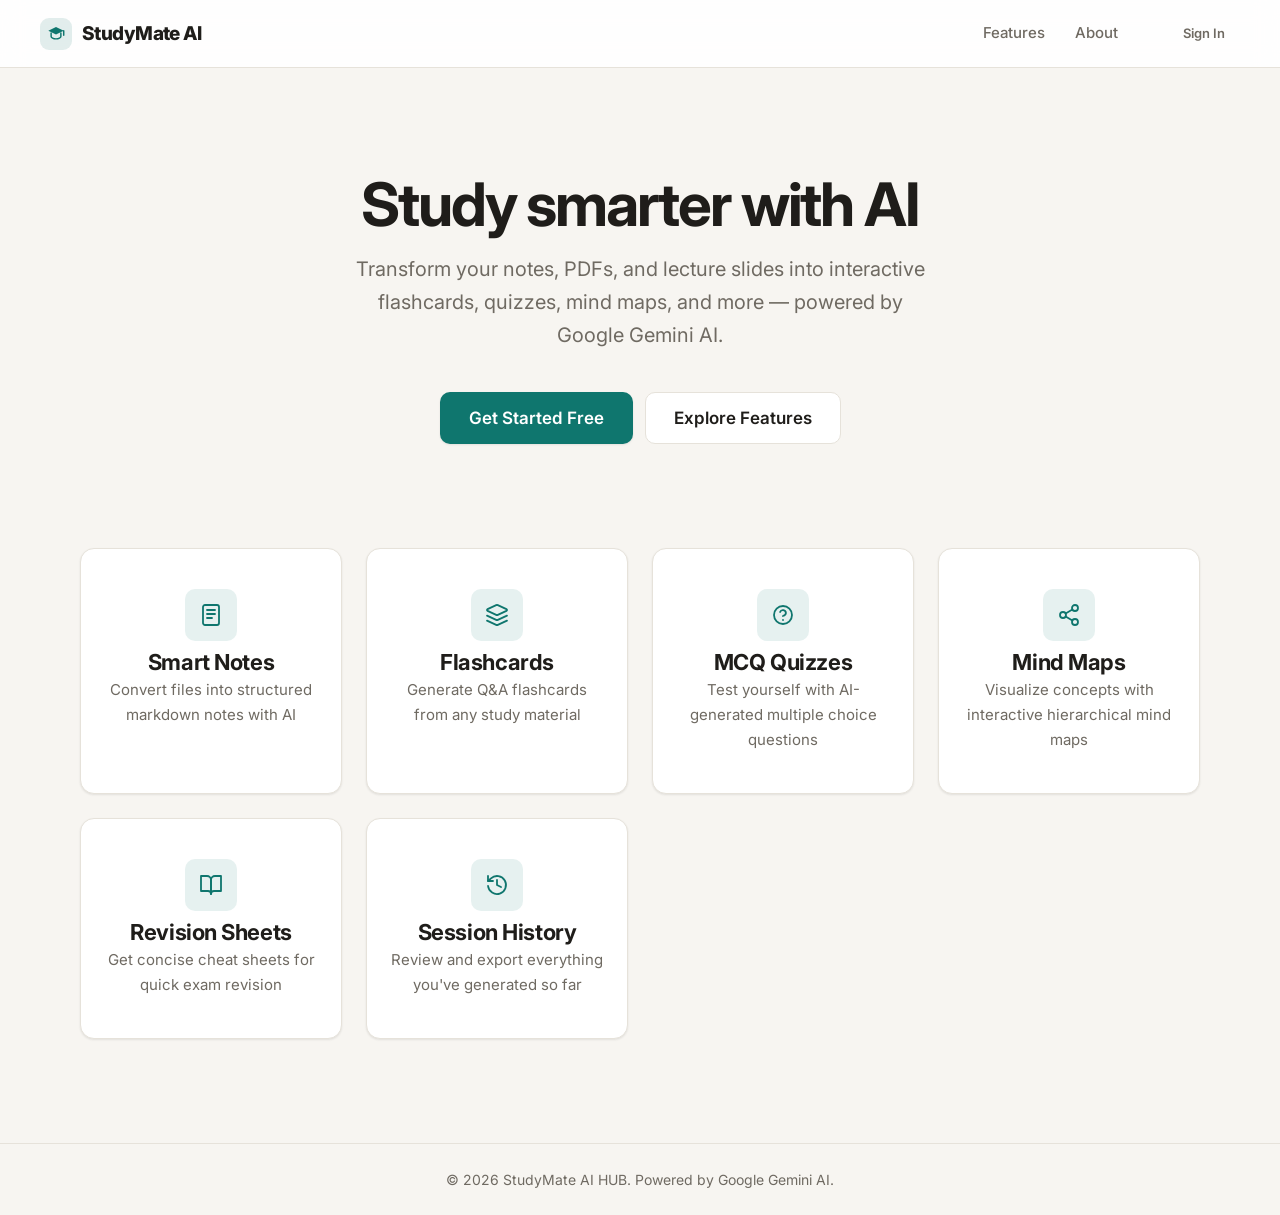
<file: static/index.html>
<!DOCTYPE html>
<html lang="en" data-theme="warm-light">
<head>
  <meta charset="UTF-8">
  <meta name="viewport" content="width=device-width, initial-scale=1.0">
  <title>StudyMate AI HUB — Academic Productivity</title>
  <link rel="preconnect" href="https://fonts.googleapis.com">
  <link rel="preconnect" href="https://fonts.gstatic.com" crossorigin>
  <link href="https://fonts.googleapis.com/css2?family=Inter:wght@400;500;600;700;800&display=swap" rel="stylesheet">
  <link rel="stylesheet" href="/static/css/styles.css?v=9">
</head>
<body>
  <header>
    <a class="skip-link" href="#main-content">Skip to content</a>
    <nav class="navbar" aria-label="Main navigation">
      <a href="/" class="logo">
        <svg class="logo-mark" width="32" height="32" viewBox="0 0 32 32" fill="none" aria-hidden="true">
          <path d="M16 7.5 6.5 12l9.5 4.75L25.5 12 16 7.5Z" fill="currentColor"/>
          <path d="M10 14.75V19c0 1.5 2.75 3 6 3s6-1.5 6-3v-4.25" stroke="currentColor" stroke-width="1.8" stroke-linecap="round" stroke-linejoin="round"/>
          <path d="M25.5 12v5.5" stroke="currentColor" stroke-width="1.8" stroke-linecap="round"/>
        </svg>
        StudyMate AI
      </a>
      <div class="nav-menu" id="nav-menu">
        <ul class="nav-links">
          <li class="nav-item nav-guest"><a href="/features">Features</a></li>
          <li class="nav-item nav-guest nav-home"><a href="/about">About</a></li>
        </ul>
        <div id="auth-ui" class="nav-actions"></div>
      </div>
      <button class="mobile-menu-toggle" aria-label="Open menu" aria-expanded="false" aria-controls="nav-menu">
        <svg class="icon-open" width="20" height="20" viewBox="0 0 24 24" fill="none" stroke="currentColor" stroke-width="2" stroke-linecap="round" aria-hidden="true"><path d="M4 7h16M4 12h16M4 17h16"/></svg>
        <svg class="icon-close" width="20" height="20" viewBox="0 0 24 24" fill="none" stroke="currentColor" stroke-width="2" stroke-linecap="round" aria-hidden="true"><path d="M6 6l12 12M18 6 6 18"/></svg>
      </button>
    </nav>
  </header>

  <main id="main-content">
    <!-- Guest landing -->
    <section id="hero-guest">
      <div class="hero">
        <h1 class="hero-title">Study smarter with AI</h1>
        <p class="hero-text">
          Transform your notes, PDFs, and lecture slides into interactive flashcards,
          quizzes, mind maps, and more — powered by Google Gemini AI.
        </p>
        <div class="hero-actions">
          <a href="/register" class="btn btn-primary btn-lg">Get Started Free</a>
          <a href="/features" class="btn btn-secondary btn-lg">Explore Features</a>
        </div>
      </div>

      <div class="page-container">
        <div class="feature-grid">
          <a href="/feature/notes" class="card feature-card">
            <span class="feature-card-icon" aria-hidden="true">
              <svg viewBox="0 0 24 24" fill="none" stroke="currentColor" stroke-width="1.8" stroke-linecap="round" stroke-linejoin="round"><path d="M4 4a2 2 0 0 1 2-2h12a2 2 0 0 1 2 2v16a2 2 0 0 1-2 2H6a2 2 0 0 1-2-2V4Z"/><path d="M8 7h8"/><path d="M8 11h8"/><path d="M8 15h5"/></svg>
            </span>
            <h3>Smart Notes</h3>
            <p>Convert files into structured markdown notes with AI</p>
          </a>
          <a href="/feature/flashcards" class="card feature-card">
            <span class="feature-card-icon" aria-hidden="true">
              <svg viewBox="0 0 24 24" fill="none" stroke="currentColor" stroke-width="1.8" stroke-linecap="round" stroke-linejoin="round"><path d="M12.83 2.18a2 2 0 0 0-1.66 0L2.6 6.08a1 1 0 0 0 0 1.83l8.58 3.91a2 2 0 0 0 1.66 0l8.58-3.9a1 1 0 0 0 0-1.83L12.83 2.18Z"/><path d="m22 17.65-9.17 4.16a2 2 0 0 1-1.66 0L2 17.65"/><path d="m22 12.65-9.17 4.16a2 2 0 0 1-1.66 0L2 12.65"/></svg>
            </span>
            <h3>Flashcards</h3>
            <p>Generate Q&amp;A flashcards from any study material</p>
          </a>
          <a href="/feature/quiz" class="card feature-card">
            <span class="feature-card-icon" aria-hidden="true">
              <svg viewBox="0 0 24 24" fill="none" stroke="currentColor" stroke-width="1.8" stroke-linecap="round" stroke-linejoin="round"><circle cx="12" cy="12" r="9"/><path d="M9.1 9a3 3 0 0 1 5.8 1c0 2-3 3-3 3"/><path d="M12 17h.01"/></svg>
            </span>
            <h3>MCQ Quizzes</h3>
            <p>Test yourself with AI-generated multiple choice questions</p>
          </a>
          <a href="/feature/mindmap" class="card feature-card">
            <span class="feature-card-icon" aria-hidden="true">
              <svg viewBox="0 0 24 24" fill="none" stroke="currentColor" stroke-width="1.8" stroke-linecap="round" stroke-linejoin="round"><circle cx="18" cy="5" r="3"/><circle cx="6" cy="12" r="3"/><circle cx="18" cy="19" r="3"/><path d="m8.6 13.5 6.8 4"/><path d="m15.4 6.5-6.8 4"/></svg>
            </span>
            <h3>Mind Maps</h3>
            <p>Visualize concepts with interactive hierarchical mind maps</p>
          </a>
          <a href="/feature/revision" class="card feature-card">
            <span class="feature-card-icon" aria-hidden="true">
              <svg viewBox="0 0 24 24" fill="none" stroke="currentColor" stroke-width="1.8" stroke-linecap="round" stroke-linejoin="round"><path d="M2 3h6a4 4 0 0 1 4 4v14a3 3 0 0 0-3-3H2z"/><path d="M22 3h-6a4 4 0 0 0-4 4v14a3 3 0 0 1 3-3h7z"/></svg>
            </span>
            <h3>Revision Sheets</h3>
            <p>Get concise cheat sheets for quick exam revision</p>
          </a>
          <a href="/history" class="card feature-card">
            <span class="feature-card-icon" aria-hidden="true">
              <svg viewBox="0 0 24 24" fill="none" stroke="currentColor" stroke-width="1.8" stroke-linecap="round" stroke-linejoin="round"><path d="M3 3v5h5"/><path d="M3.05 13A9 9 0 1 0 6 5.3L3 8"/><path d="M12 7v5l4 2"/></svg>
            </span>
            <h3>Session History</h3>
            <p>Review and export everything you've generated so far</p>
          </a>
        </div>
      </div>
    </section>

    <!-- Dashboard (authenticated) -->
    <section id="dashboard" class="page-container" aria-labelledby="dashboard-greeting">

      <!-- Hero -->
      <div class="dashboard-hero">
        <div class="dash-hero-copy">
          <p class="dash-hero-eyebrow" id="dashboard-eyebrow">Good evening</p>
          <h1 class="dash-hero-title" id="dashboard-greeting">Welcome back</h1>
          <p class="dash-hero-lede">
            Turn your study material into notes, flashcards, quizzes,
            mind maps and more — all in one place.
          </p>
        </div>

        <div class="dash-hero-visual">
          <div class="dash-hero-art" role="presentation" aria-hidden="true">
            <svg viewBox="0 0 480 420" focusable="false">
              <!-- ground shadow -->
              <ellipse cx="238" cy="376" rx="184" ry="24" class="art-ground"/>

              <!-- tablet / study screen -->
              <g>
                <rect x="140" y="52" width="224" height="244" rx="18" class="surface"/>
                <rect x="160" y="72" width="184" height="176" rx="10" class="screen"/>
                <rect x="176" y="90" width="86" height="12" rx="6" class="accent-solid"/>
                <rect x="176" y="114" width="152" height="8" rx="4" class="art-line"/>
                <rect x="176" y="132" width="132" height="8" rx="4" class="art-line"/>
                <rect x="176" y="150" width="146" height="8" rx="4" class="art-line"/>
                <rect x="176" y="170" width="104" height="22" rx="7" class="accent-tint"/>
                <rect x="176" y="202" width="152" height="8" rx="4" class="art-line"/>
                <rect x="176" y="220" width="118" height="8" rx="4" class="art-line"/>
                <rect x="214" y="262" width="56" height="6" rx="3" class="art-line"/>
              </g>

              <!-- floating document card -->
              <g>
                <rect x="322" y="22" width="102" height="72" rx="12" class="surface"/>
                <circle cx="373" cy="58" r="16" class="accent-solid"/>
                <path d="m365 58 6 6 10 -12" class="check"/>
              </g>

              <!-- stacked books -->
              <g>
                <rect x="44" y="318" width="150" height="26" rx="8" class="book-a"/>
                <rect x="58" y="292" width="138" height="26" rx="8" class="book-b"/>
                <rect x="50" y="266" width="118" height="26" rx="8" class="book-c"/>
              </g>

              <!-- plant -->
              <g>
                <path d="M372 374v-36" class="stem"/>
                <path d="M372 346c-26-4-42-22-44-44 24 0 42 16 44 44Z" class="leaf-a"/>
                <path d="M372 346c26-6 40-24 40-46-24 2-40 20-40 46Z" class="leaf-b"/>
                <path d="M356 374h32l-4 28h-24Z" class="pot"/>
              </g>

              <!-- sparkles -->
              <circle cx="92" cy="92" r="5" class="accent-tint"/>
              <circle cx="438" cy="146" r="4" class="accent-tint"/>
              <circle cx="62" cy="204" r="3.5" class="accent-tint"/>
            </svg>
          </div>

          <div class="dash-hero-callouts" aria-hidden="true">
            <span class="dash-hero-callout" style="--i:0">
              <span class="hero-callout-icon" aria-hidden="true">
                <svg viewBox="0 0 24 24" fill="none" stroke="currentColor" stroke-width="1.8" stroke-linecap="round" stroke-linejoin="round"><path d="M4 4a2 2 0 0 1 2-2h12a2 2 0 0 1 2 2v16a2 2 0 0 1-2 2H6a2 2 0 0 1-2-2V4Z"/><path d="M8 7h8"/><path d="M8 11h8"/><path d="M8 15h5"/></svg>
              </span>
              <span class="hero-callout-text">
                <strong>Understand</strong>
                <span>with clear notes</span>
              </span>
            </span>
            <span class="dash-hero-callout" style="--i:1">
              <span class="hero-callout-icon" aria-hidden="true">
                <svg viewBox="0 0 24 24" fill="none" stroke="currentColor" stroke-width="1.8" stroke-linecap="round" stroke-linejoin="round"><circle cx="12" cy="12" r="9"/><path d="M9.1 9a3 3 0 0 1 5.8 1c0 2-3 3-3 3"/><path d="M12 17h.01"/></svg>
              </span>
              <span class="hero-callout-text">
                <strong>Practice</strong>
                <span>with quizzes</span>
              </span>
            </span>
            <span class="dash-hero-callout" style="--i:2">
              <span class="hero-callout-icon" aria-hidden="true">
                <svg viewBox="0 0 24 24" fill="none" stroke="currentColor" stroke-width="1.8" stroke-linecap="round" stroke-linejoin="round"><circle cx="18" cy="5" r="3"/><circle cx="6" cy="12" r="3"/><circle cx="18" cy="19" r="3"/><path d="m8.6 13.5 6.8 4"/><path d="m15.4 6.5-6.8 4"/></svg>
              </span>
              <span class="hero-callout-text">
                <strong>Visualize</strong>
                <span>with mind maps</span>
              </span>
            </span>
            <span class="dash-hero-callout" style="--i:3">
              <span class="hero-callout-icon" aria-hidden="true">
                <svg viewBox="0 0 24 24" fill="none" stroke="currentColor" stroke-width="1.8" stroke-linecap="round" stroke-linejoin="round"><path d="M2 3h6a4 4 0 0 1 4 4v14a3 3 0 0 0-3-3H2z"/><path d="M22 3h-6a4 4 0 0 0-4 4v14a3 3 0 0 1 3-3h7z"/></svg>
              </span>
              <span class="hero-callout-text">
                <strong>Revise</strong>
                <span>with focused sheets</span>
              </span>
            </span>
          </div>
        </div>
      </div>

      <!-- Study smarter -->
      <section class="tools" aria-labelledby="tools-title">
        <div class="tools-head">
          <h2 class="tools-title" id="tools-title">Study smarter</h2>
          <p class="tools-sub">Choose a tool to work with your study material.</p>
        </div>

        <div class="tool-grid">
          <a class="tool-card" href="/feature/notes">
            <span class="tool-card-top">
              <span class="tool-icon" aria-hidden="true">
                <svg viewBox="0 0 24 24" fill="none" stroke="currentColor" stroke-width="1.7" stroke-linecap="round" stroke-linejoin="round"><path d="M4 4a2 2 0 0 1 2-2h12a2 2 0 0 1 2 2v16a2 2 0 0 1-2 2H6a2 2 0 0 1-2-2V4Z"/><path d="M8 7h8"/><path d="M8 11h8"/><path d="M8 15h5"/></svg>
              </span>
              <span class="tool-arrow" aria-hidden="true">
                <svg viewBox="0 0 24 24" fill="none" stroke="currentColor" stroke-width="2" stroke-linecap="round" stroke-linejoin="round"><path d="M5 12h14"/><path d="m13 6 6 6-6 6"/></svg>
              </span>
            </span>
            <h3 class="tool-card-title">Notes</h3>
            <span class="tool-card-desc">Turn your material into structured, easy to read study notes.</span>
            <span class="tool-card-art" aria-hidden="true">
              <svg viewBox="0 0 130 100" focusable="false">
                <rect x="30" y="8" width="70" height="84" rx="9" class="art-surface"/>
                <rect x="42" y="22" width="46" height="8" rx="4" class="art-accent"/>
                <rect x="42" y="38" width="46" height="6" rx="3" class="art-line"/>
                <rect x="42" y="52" width="34" height="6" rx="3" class="art-line"/>
                <rect x="42" y="66" width="40" height="6" rx="3" class="art-line"/>
              </svg>
            </span>
          </a>

          <a class="tool-card" href="/feature/flashcards">
            <span class="tool-card-top">
              <span class="tool-icon" aria-hidden="true">
                <svg viewBox="0 0 24 24" fill="none" stroke="currentColor" stroke-width="1.7" stroke-linecap="round" stroke-linejoin="round"><path d="M12.83 2.18a2 2 0 0 0-1.66 0L2.6 6.08a1 1 0 0 0 0 1.83l8.58 3.91a2 2 0 0 0 1.66 0l8.58-3.9a1 1 0 0 0 0-1.83L12.83 2.18Z"/><path d="m22 17.65-9.17 4.16a2 2 0 0 1-1.66 0L2 17.65"/><path d="m22 12.65-9.17 4.16a2 2 0 0 1-1.66 0L2 12.65"/></svg>
              </span>
              <span class="tool-arrow" aria-hidden="true">
                <svg viewBox="0 0 24 24" fill="none" stroke="currentColor" stroke-width="2" stroke-linecap="round" stroke-linejoin="round"><path d="M5 12h14"/><path d="m13 6 6 6-6 6"/></svg>
              </span>
            </span>
            <h3 class="tool-card-title">Flashcards</h3>
            <span class="tool-card-desc">Generate active recall flashcards to remember key concepts.</span>
            <span class="tool-card-art" aria-hidden="true">
              <svg viewBox="0 0 130 100" focusable="false">
                <g transform="rotate(-7 48 40)">
                  <rect x="18" y="18" width="62" height="44" rx="9" class="art-surface"/>
                  <rect x="32" y="34" width="34" height="7" rx="3.5" class="art-line"/>
                </g>
                <g transform="rotate(5 82 62)">
                  <rect x="50" y="40" width="62" height="44" rx="9" class="art-surface"/>
                  <rect x="64" y="56" width="34" height="7" rx="3.5" class="art-accent"/>
                </g>
              </svg>
            </span>
          </a>

          <a class="tool-card" href="/feature/quiz">
            <span class="tool-card-top">
              <span class="tool-icon" aria-hidden="true">
                <svg viewBox="0 0 24 24" fill="none" stroke="currentColor" stroke-width="1.7" stroke-linecap="round" stroke-linejoin="round"><circle cx="12" cy="12" r="9"/><path d="M9.1 9a3 3 0 0 1 5.8 1c0 2-3 3-3 3"/><path d="M12 17h.01"/></svg>
              </span>
              <span class="tool-arrow" aria-hidden="true">
                <svg viewBox="0 0 24 24" fill="none" stroke="currentColor" stroke-width="2" stroke-linecap="round" stroke-linejoin="round"><path d="M5 12h14"/><path d="m13 6 6 6-6 6"/></svg>
              </span>
            </span>
            <h3 class="tool-card-title">Quiz</h3>
            <span class="tool-card-desc">Test your knowledge with AI-generated quizzes.</span>
            <span class="tool-card-art" aria-hidden="true">
              <svg viewBox="0 0 130 100" focusable="false">
                <rect x="28" y="10" width="74" height="80" rx="11" class="art-surface"/>
                <path d="M44 34l6 7 11-13" class="art-accent-stroke"/>
                <rect x="66" y="34" width="24" height="7" rx="3.5" class="art-line"/>
                <path d="M44 58l6 7 11-13" class="art-accent-stroke"/>
                <rect x="66" y="58" width="24" height="7" rx="3.5" class="art-line"/>
              </svg>
            </span>
          </a>

          <a class="tool-card" href="/feature/mindmap">
            <span class="tool-card-top">
              <span class="tool-icon" aria-hidden="true">
                <svg viewBox="0 0 24 24" fill="none" stroke="currentColor" stroke-width="1.7" stroke-linecap="round" stroke-linejoin="round"><circle cx="18" cy="5" r="3"/><circle cx="6" cy="12" r="3"/><circle cx="18" cy="19" r="3"/><path d="m8.6 13.5 6.8 4"/><path d="m15.4 6.5-6.8 4"/></svg>
              </span>
              <span class="tool-arrow" aria-hidden="true">
                <svg viewBox="0 0 24 24" fill="none" stroke="currentColor" stroke-width="2" stroke-linecap="round" stroke-linejoin="round"><path d="M5 12h14"/><path d="m13 6 6 6-6 6"/></svg>
              </span>
            </span>
            <h3 class="tool-card-title">Mind Map</h3>
            <span class="tool-card-desc">Visualize complex concepts with interactive mind maps.</span>
            <span class="tool-card-art" aria-hidden="true">
              <svg viewBox="0 0 130 100" focusable="false">
                <path d="M35 50h19 M70 50h27 M62 29v13 M62 58v13" class="art-line-stroke"/>
                <circle cx="26" cy="50" r="9" class="art-accent"/>
                <circle cx="62" cy="50" r="8" class="art-surface"/>
                <circle cx="62" cy="22" r="7" class="art-accent-soft"/>
                <circle cx="62" cy="78" r="7" class="art-accent-soft"/>
                <circle cx="104" cy="50" r="7" class="art-accent"/>
              </svg>
            </span>
          </a>

          <a class="tool-card" href="/feature/revision">
            <span class="tool-card-top">
              <span class="tool-icon" aria-hidden="true">
                <svg viewBox="0 0 24 24" fill="none" stroke="currentColor" stroke-width="1.7" stroke-linecap="round" stroke-linejoin="round"><path d="M2 3h6a4 4 0 0 1 4 4v14a3 3 0 0 0-3-3H2z"/><path d="M22 3h-6a4 4 0 0 0-4 4v14a3 3 0 0 1 3-3h7z"/></svg>
              </span>
              <span class="tool-arrow" aria-hidden="true">
                <svg viewBox="0 0 24 24" fill="none" stroke="currentColor" stroke-width="2" stroke-linecap="round" stroke-linejoin="round"><path d="M5 12h14"/><path d="m13 6 6 6-6 6"/></svg>
              </span>
            </span>
            <h3 class="tool-card-title">Revision</h3>
            <span class="tool-card-desc">Get concise revision sheets for quick exam prep.</span>
            <span class="tool-card-art" aria-hidden="true">
              <svg viewBox="0 0 130 100" focusable="false">
                <path d="M65 24c-11-7-25-8-37-4v46c12-4 26-3 37 4Z" class="art-surface"/>
                <path d="M65 24c11-7 25-8 37-4v46c-12-4-26-3-37 4Z" class="art-surface"/>
                <path d="M65 24v46" class="art-line-stroke"/>
                <rect x="32" y="42" width="20" height="7" rx="3.5" class="art-accent"/>
                <rect x="78" y="42" width="20" height="7" rx="3.5" class="art-line"/>
              </svg>
            </span>
          </a>
        </div>
      </section>

      <!-- History -->
      <a class="history-banner" href="/history">
        <span class="history-banner-copy">
          <span class="history-banner-head">
            <span class="tool-icon" aria-hidden="true">
              <svg viewBox="0 0 24 24" fill="none" stroke="currentColor" stroke-width="1.7" stroke-linecap="round" stroke-linejoin="round"><path d="M3 3v5h5"/><path d="M3.05 13A9 9 0 1 0 6 5.3L3 8"/><path d="M12 7v5l4 2"/></svg>
            </span>
            <span class="history-banner-title">History</span>
            <span class="tool-arrow" aria-hidden="true">
              <svg viewBox="0 0 24 24" fill="none" stroke="currentColor" stroke-width="2" stroke-linecap="round" stroke-linejoin="round"><path d="M5 12h14"/><path d="m13 6 6 6-6 6"/></svg>
            </span>
          </span>
          <span class="history-banner-desc">View and revisit your past sessions and generated study material.</span>
        </span>

        <span class="history-banner-files" aria-hidden="true">
          <span class="history-file">
            <span class="history-file-icon" aria-hidden="true">
              <svg viewBox="0 0 24 24" fill="none" stroke="currentColor" stroke-width="1.8" stroke-linecap="round" stroke-linejoin="round"><path d="M15 2H6a2 2 0 0 0-2 2v16a2 2 0 0 0 2 2h12a2 2 0 0 0 2-2V7Z"/><path d="M14 2v5h6"/></svg>
            </span>
            <span class="history-file-name">Physics_Notes.pdf</span>
            <span class="history-file-tag">Notes</span>
          </span>
          <span class="history-file">
            <span class="history-file-icon" aria-hidden="true">
              <svg viewBox="0 0 24 24" fill="none" stroke="currentColor" stroke-width="1.8" stroke-linecap="round" stroke-linejoin="round"><path d="M15 2H6a2 2 0 0 0-2 2v16a2 2 0 0 0 2 2h12a2 2 0 0 0 2-2V7Z"/><path d="M14 2v5h6"/></svg>
            </span>
            <span class="history-file-name">DBMS_Flashcards.pdf</span>
            <span class="history-file-tag">Flashcards</span>
          </span>
          <span class="history-file">
            <span class="history-file-icon" aria-hidden="true">
              <svg viewBox="0 0 24 24" fill="none" stroke="currentColor" stroke-width="1.8" stroke-linecap="round" stroke-linejoin="round"><path d="M15 2H6a2 2 0 0 0-2 2v16a2 2 0 0 0 2 2h12a2 2 0 0 0 2-2V7Z"/><path d="M14 2v5h6"/></svg>
            </span>
            <span class="history-file-name">ML_Quiz.pdf</span>
            <span class="history-file-tag">Quiz</span>
          </span>
          <span class="history-file">
            <span class="history-file-icon" aria-hidden="true">
              <svg viewBox="0 0 24 24" fill="none" stroke="currentColor" stroke-width="1.8" stroke-linecap="round" stroke-linejoin="round"><path d="M15 2H6a2 2 0 0 0-2 2v16a2 2 0 0 0 2 2h12a2 2 0 0 0 2-2V7Z"/><path d="M14 2v5h6"/></svg>
            </span>
            <span class="history-file-name">OS_MindMap.pdf</span>
            <span class="history-file-tag">Mind Map</span>
          </span>
        </span>
      </a>
    </section>

    <footer class="footer">
      <p>&copy; 2026 StudyMate AI HUB. Powered by Google Gemini AI.</p>
    </footer>
  </main>

  <script type="module" src="/static/js/main.js?v=8"></script>
</body>
</html>
</file>
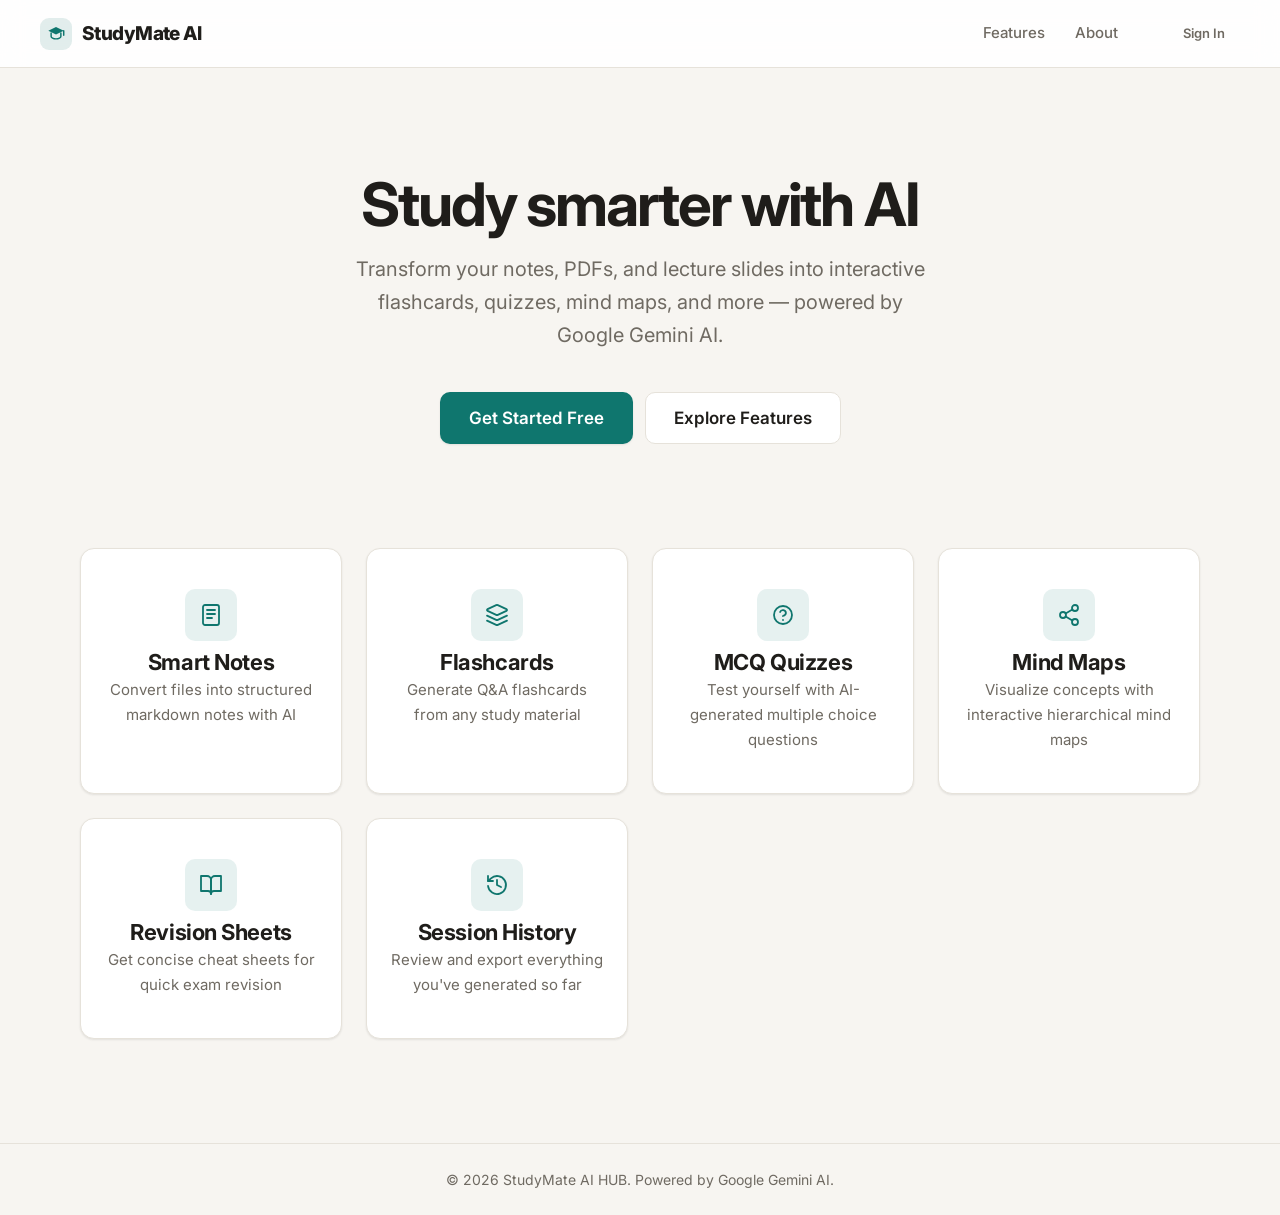
<file: tmp_dom.html>
<!DOCTYPE html>
<html lang="en" data-theme="warm-light"><head>
  <meta charset="UTF-8">
  <meta name="viewport" content="width=device-width, initial-scale=1.0">
  <title>StudyMate AI HUB — Academic Productivity</title>
  <link rel="preconnect" href="https://fonts.googleapis.com">
  <link rel="preconnect" href="https://fonts.gstatic.com" crossorigin="">
  <link href="https://fonts.googleapis.com/css2?family=Inter:wght@400;500;600;700;800&amp;display=swap" rel="stylesheet">
  <link rel="stylesheet" href="/static/css/styles.css?v=8">
</head>
<body>
  <header>
    <a class="skip-link" href="#main-content">Skip to content</a>
    <nav class="navbar" aria-label="Main navigation">
      <a href="/" class="logo">
        <svg class="logo-mark" width="32" height="32" viewBox="0 0 32 32" fill="none" aria-hidden="true">
          <path d="M16 7.5 6.5 12l9.5 4.75L25.5 12 16 7.5Z" fill="currentColor"></path>
          <path d="M10 14.75V19c0 1.5 2.75 3 6 3s6-1.5 6-3v-4.25" stroke="currentColor" stroke-width="1.8" stroke-linecap="round" stroke-linejoin="round"></path>
          <path d="M25.5 12v5.5" stroke="currentColor" stroke-width="1.8" stroke-linecap="round"></path>
        </svg>
        StudyMate AI
      </a>
      <div class="nav-menu" id="nav-menu">
        <ul class="nav-links">
          <li class="nav-item nav-app"><a href="/feature/notes">Notes</a></li>
          <li class="nav-item nav-app"><a href="/feature/flashcards">Flashcards</a></li>
          <li class="nav-item nav-app"><a href="/feature/quiz">Quiz</a></li>
          <li class="nav-item nav-app"><a href="/feature/mindmap">Mind Map</a></li>
          <li class="nav-item nav-app"><a href="/feature/revision">Revision</a></li>
          <li class="nav-item nav-app"><a href="/history">History</a></li>
          <li class="nav-item nav-guest"><a href="/features">Features</a></li>
          <li class="nav-item nav-guest"><a href="/about">About</a></li>
        </ul>
        <div id="auth-ui" class="nav-actions">
      <a href="/login" class="btn btn-ghost btn-sm">Sign In</a>
      <a href="/register" class="btn btn-primary btn-sm">Get Started</a>
    </div>
      </div>
      <button class="mobile-menu-toggle" aria-label="Open menu" aria-expanded="false" aria-controls="nav-menu">
        <svg class="icon-open" width="20" height="20" viewBox="0 0 24 24" fill="none" stroke="currentColor" stroke-width="2" stroke-linecap="round" aria-hidden="true"><path d="M4 7h16M4 12h16M4 17h16"></path></svg>
        <svg class="icon-close" width="20" height="20" viewBox="0 0 24 24" fill="none" stroke="currentColor" stroke-width="2" stroke-linecap="round" aria-hidden="true"><path d="M6 6l12 12M18 6 6 18"></path></svg>
      </button>
    </nav>
  </header>

  <main id="main-content">
    <!-- Guest landing -->
    <section id="hero-guest">
      <div class="hero">
        <h1 class="hero-title">Study smarter with AI</h1>
        <p class="hero-text">
          Transform your notes, PDFs, and lecture slides into interactive flashcards,
          quizzes, mind maps, and more — powered by Google Gemini AI.
        </p>
        <div class="hero-actions">
          <a href="/register" class="btn btn-primary btn-lg">Get Started Free</a>
          <a href="/features" class="btn btn-secondary btn-lg">Explore Features</a>
        </div>
      </div>

      <div class="page-container">
        <div class="feature-grid">
          <a href="/feature/notes" class="card feature-card">
            <span class="feature-card-icon" aria-hidden="true">
              <svg viewBox="0 0 24 24" fill="none" stroke="currentColor" stroke-width="1.8" stroke-linecap="round" stroke-linejoin="round"><path d="M4 4a2 2 0 0 1 2-2h12a2 2 0 0 1 2 2v16a2 2 0 0 1-2 2H6a2 2 0 0 1-2-2V4Z"></path><path d="M8 7h8"></path><path d="M8 11h8"></path><path d="M8 15h5"></path></svg>
            </span>
            <h3>Smart Notes</h3>
            <p>Convert files into structured markdown notes with AI</p>
          </a>
          <a href="/feature/flashcards" class="card feature-card">
            <span class="feature-card-icon" aria-hidden="true">
              <svg viewBox="0 0 24 24" fill="none" stroke="currentColor" stroke-width="1.8" stroke-linecap="round" stroke-linejoin="round"><path d="M12.83 2.18a2 2 0 0 0-1.66 0L2.6 6.08a1 1 0 0 0 0 1.83l8.58 3.91a2 2 0 0 0 1.66 0l8.58-3.9a1 1 0 0 0 0-1.83L12.83 2.18Z"></path><path d="m22 17.65-9.17 4.16a2 2 0 0 1-1.66 0L2 17.65"></path><path d="m22 12.65-9.17 4.16a2 2 0 0 1-1.66 0L2 12.65"></path></svg>
            </span>
            <h3>Flashcards</h3>
            <p>Generate Q&amp;A flashcards from any study material</p>
          </a>
          <a href="/feature/quiz" class="card feature-card">
            <span class="feature-card-icon" aria-hidden="true">
              <svg viewBox="0 0 24 24" fill="none" stroke="currentColor" stroke-width="1.8" stroke-linecap="round" stroke-linejoin="round"><circle cx="12" cy="12" r="9"></circle><path d="M9.1 9a3 3 0 0 1 5.8 1c0 2-3 3-3 3"></path><path d="M12 17h.01"></path></svg>
            </span>
            <h3>MCQ Quizzes</h3>
            <p>Test yourself with AI-generated multiple choice questions</p>
          </a>
          <a href="/feature/mindmap" class="card feature-card">
            <span class="feature-card-icon" aria-hidden="true">
              <svg viewBox="0 0 24 24" fill="none" stroke="currentColor" stroke-width="1.8" stroke-linecap="round" stroke-linejoin="round"><circle cx="18" cy="5" r="3"></circle><circle cx="6" cy="12" r="3"></circle><circle cx="18" cy="19" r="3"></circle><path d="m8.6 13.5 6.8 4"></path><path d="m15.4 6.5-6.8 4"></path></svg>
            </span>
            <h3>Mind Maps</h3>
            <p>Visualize concepts with interactive hierarchical mind maps</p>
          </a>
          <a href="/feature/revision" class="card feature-card">
            <span class="feature-card-icon" aria-hidden="true">
              <svg viewBox="0 0 24 24" fill="none" stroke="currentColor" stroke-width="1.8" stroke-linecap="round" stroke-linejoin="round"><path d="M2 3h6a4 4 0 0 1 4 4v14a3 3 0 0 0-3-3H2z"></path><path d="M22 3h-6a4 4 0 0 0-4 4v14a3 3 0 0 1 3-3h7z"></path></svg>
            </span>
            <h3>Revision Sheets</h3>
            <p>Get concise cheat sheets for quick exam revision</p>
          </a>
          <a href="/history" class="card feature-card">
            <span class="feature-card-icon" aria-hidden="true">
              <svg viewBox="0 0 24 24" fill="none" stroke="currentColor" stroke-width="1.8" stroke-linecap="round" stroke-linejoin="round"><path d="M3 3v5h5"></path><path d="M3.05 13A9 9 0 1 0 6 5.3L3 8"></path><path d="M12 7v5l4 2"></path></svg>
            </span>
            <h3>Session History</h3>
            <p>Review and export everything you've generated so far</p>
          </a>
        </div>
      </div>
    </section>

    <!-- Dashboard (authenticated) -->
    <section id="dashboard" class="page-container">
      <div class="dashboard-head">
        <h1 class="dashboard-greeting" id="dashboard-greeting">Welcome back</h1>
        <p class="dashboard-subtitle">
          Pick up where you left off, or upload something new to start studying.
        </p>
        <a href="/feature/notes" class="btn btn-primary btn-lg">
          <svg width="18" height="18" viewBox="0 0 24 24" fill="none" stroke="currentColor" stroke-width="2" stroke-linecap="round" stroke-linejoin="round" aria-hidden="true"><path d="M12 16V4"></path><path d="m7 9 5-5 5 5"></path><path d="M5 20h14"></path></svg>
          Upload Study Material
        </a>
      </div>

      <section class="dashboard-section">
        <div class="section-head">
          <h2 class="section-title">Recent materials</h2>
          <a class="section-link" href="/history">View all</a>
        </div>
        <div id="recent-materials" class="doc-card-grid"></div>
      </section>

      <section class="dashboard-section">
        <h2 class="section-title">Generated study material</h2>
        <div class="shortcut-grid">
          <a class="shortcut-card" href="/feature/notes">
            <span class="shortcut-icon" aria-hidden="true">
              <svg viewBox="0 0 24 24" fill="none" stroke="currentColor" stroke-width="1.8" stroke-linecap="round" stroke-linejoin="round"><path d="M4 4a2 2 0 0 1 2-2h12a2 2 0 0 1 2 2v16a2 2 0 0 1-2 2H6a2 2 0 0 1-2-2V4Z"></path><path d="M8 7h8"></path><path d="M8 11h8"></path><path d="M8 15h5"></path></svg>
            </span>
            <span class="shortcut-label">Notes</span>
            <span class="shortcut-desc">Structured study notes</span>
          </a>
          <a class="shortcut-card" href="/feature/flashcards">
            <span class="shortcut-icon" aria-hidden="true">
              <svg viewBox="0 0 24 24" fill="none" stroke="currentColor" stroke-width="1.8" stroke-linecap="round" stroke-linejoin="round"><path d="M12.83 2.18a2 2 0 0 0-1.66 0L2.6 6.08a1 1 0 0 0 0 1.83l8.58 3.91a2 2 0 0 0 1.66 0l8.58-3.9a1 1 0 0 0 0-1.83L12.83 2.18Z"></path><path d="m22 17.65-9.17 4.16a2 2 0 0 1-1.66 0L2 17.65"></path><path d="m22 12.65-9.17 4.16a2 2 0 0 1-1.66 0L2 12.65"></path></svg>
            </span>
            <span class="shortcut-label">Flashcards</span>
            <span class="shortcut-desc">Active recall practice</span>
          </a>
          <a class="shortcut-card" href="/feature/quiz">
            <span class="shortcut-icon" aria-hidden="true">
              <svg viewBox="0 0 24 24" fill="none" stroke="currentColor" stroke-width="1.8" stroke-linecap="round" stroke-linejoin="round"><circle cx="12" cy="12" r="9"></circle><path d="M9.1 9a3 3 0 0 1 5.8 1c0 2-3 3-3 3"></path><path d="M12 17h.01"></path></svg>
            </span>
            <span class="shortcut-label">Quiz</span>
            <span class="shortcut-desc">Test your knowledge</span>
          </a>
          <a class="shortcut-card" href="/feature/mindmap">
            <span class="shortcut-icon" aria-hidden="true">
              <svg viewBox="0 0 24 24" fill="none" stroke="currentColor" stroke-width="1.8" stroke-linecap="round" stroke-linejoin="round"><circle cx="18" cy="5" r="3"></circle><circle cx="6" cy="12" r="3"></circle><circle cx="18" cy="19" r="3"></circle><path d="m8.6 13.5 6.8 4"></path><path d="m15.4 6.5-6.8 4"></path></svg>
            </span>
            <span class="shortcut-label">Mind Map</span>
            <span class="shortcut-desc">Visualize concepts</span>
          </a>
          <a class="shortcut-card" href="/feature/revision">
            <span class="shortcut-icon" aria-hidden="true">
              <svg viewBox="0 0 24 24" fill="none" stroke="currentColor" stroke-width="1.8" stroke-linecap="round" stroke-linejoin="round"><path d="M2 3h6a4 4 0 0 1 4 4v14a3 3 0 0 0-3-3H2z"></path><path d="M22 3h-6a4 4 0 0 0-4 4v14a3 3 0 0 1 3-3h7z"></path></svg>
            </span>
            <span class="shortcut-label">Revision</span>
            <span class="shortcut-desc">Quick exam prep sheets</span>
          </a>
        </div>
      </section>
    </section>

    <footer class="footer">
      <p>© 2026 StudyMate AI HUB. Powered by Google Gemini AI.</p>
    </footer>
  </main>

  <script type="module" src="/static/js/main.js?v=8"></script>


</body></html>
</file>
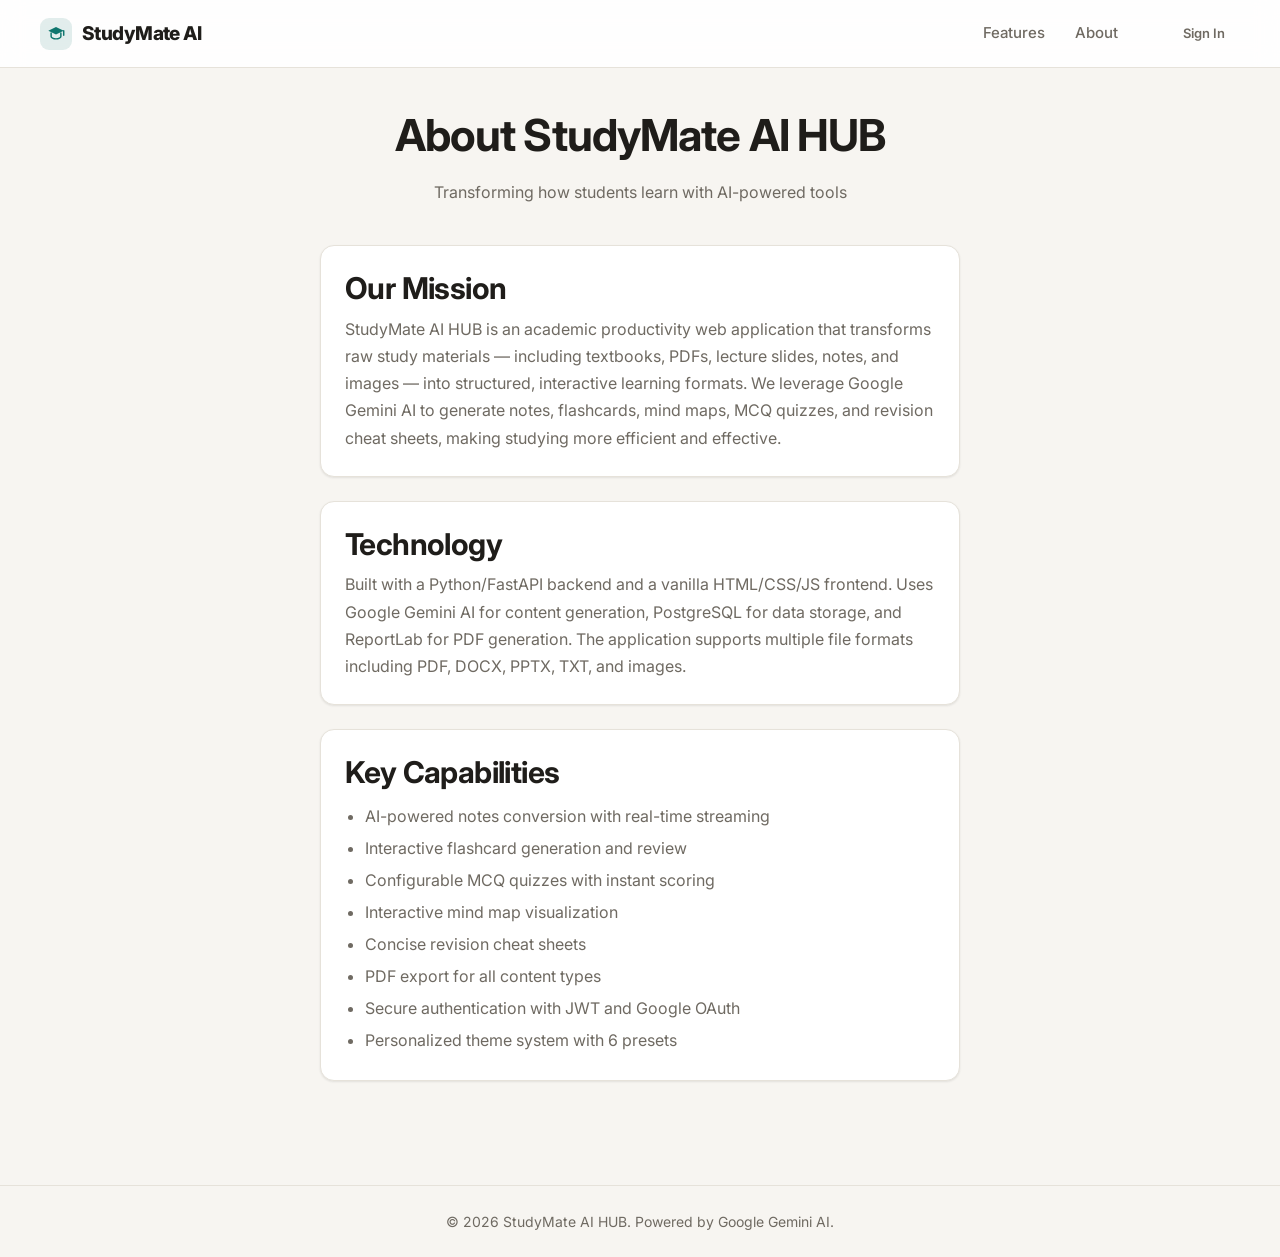
<file: static/about.html>
<!DOCTYPE html>
<html lang="en" data-theme="warm-light">
<head>
  <meta charset="UTF-8">
  <meta name="viewport" content="width=device-width, initial-scale=1.0">
  <title>About — StudyMate AI HUB</title>
  <link rel="preconnect" href="https://fonts.googleapis.com">
  <link rel="preconnect" href="https://fonts.gstatic.com" crossorigin>
  <link href="https://fonts.googleapis.com/css2?family=Inter:wght@400;500;600;700;800&display=swap" rel="stylesheet">
  <link rel="stylesheet" href="/static/css/styles.css?v=9">
</head>
<body>
  <header>
    <a class="skip-link" href="#main-content">Skip to content</a>
    <nav class="navbar" aria-label="Main navigation">
      <a href="/" class="logo">
        <svg class="logo-mark" width="32" height="32" viewBox="0 0 32 32" fill="none" aria-hidden="true">
          <path d="M16 7.5 6.5 12l9.5 4.75L25.5 12 16 7.5Z" fill="currentColor"/>
          <path d="M10 14.75V19c0 1.5 2.75 3 6 3s6-1.5 6-3v-4.25" stroke="currentColor" stroke-width="1.8" stroke-linecap="round" stroke-linejoin="round"/>
          <path d="M25.5 12v5.5" stroke="currentColor" stroke-width="1.8" stroke-linecap="round"/>
        </svg>
        StudyMate AI
      </a>
      <div class="nav-menu" id="nav-menu">
        <ul class="nav-links">
          <li class="nav-item nav-app"><a href="/feature/notes">Notes</a></li>
          <li class="nav-item nav-app"><a href="/feature/flashcards">Flashcards</a></li>
          <li class="nav-item nav-app"><a href="/feature/quiz">Quiz</a></li>
          <li class="nav-item nav-app"><a href="/feature/mindmap">Mind Map</a></li>
          <li class="nav-item nav-app"><a href="/feature/revision">Revision</a></li>
          <li class="nav-item nav-app"><a href="/history">History</a></li>
          <li class="nav-item nav-guest"><a href="/features">Features</a></li>
          <li class="nav-item nav-guest"><a href="/about">About</a></li>
        </ul>
        <div id="auth-ui" class="nav-actions"></div>
      </div>
      <button class="mobile-menu-toggle" aria-label="Open menu" aria-expanded="false" aria-controls="nav-menu">
        <svg class="icon-open" width="20" height="20" viewBox="0 0 24 24" fill="none" stroke="currentColor" stroke-width="2" stroke-linecap="round" aria-hidden="true"><path d="M4 7h16M4 12h16M4 17h16"/></svg>
        <svg class="icon-close" width="20" height="20" viewBox="0 0 24 24" fill="none" stroke="currentColor" stroke-width="2" stroke-linecap="round" aria-hidden="true"><path d="M6 6l12 12M18 6 6 18"/></svg>
      </button>
    </nav>
  </header>

  <main class="page-container-md" id="main-content">
    <h1 style="text-align:center;margin-bottom:16px;">About StudyMate AI HUB</h1>
    <p style="text-align:center;color:var(--color-muted-text);margin-bottom:40px;">Transforming how students learn with AI-powered tools</p>

    <div class="card" style="margin-bottom:24px;">
      <h2>Our Mission</h2>
      <p style="color:var(--color-muted-text);margin-top:8px;line-height:1.7;">
        StudyMate AI HUB is an academic productivity web application that transforms raw study materials — 
        including textbooks, PDFs, lecture slides, notes, and images — into structured, interactive learning formats. 
        We leverage Google Gemini AI to generate notes, flashcards, mind maps, MCQ quizzes, and revision cheat sheets, 
        making studying more efficient and effective.
      </p>
    </div>

    <div class="card" style="margin-bottom:24px;">
      <h2>Technology</h2>
      <p style="color:var(--color-muted-text);margin-top:8px;line-height:1.7;">
        Built with a Python/FastAPI backend and a vanilla HTML/CSS/JS frontend. 
        Uses Google Gemini AI for content generation, PostgreSQL for data storage, 
        and ReportLab for PDF generation. The application supports multiple file formats 
        including PDF, DOCX, PPTX, TXT, and images.
      </p>
    </div>

    <div class="card">
      <h2>Key Capabilities</h2>
      <ul style="color:var(--color-muted-text);margin-top:8px;padding-left:20px;line-height:2;">
        <li>AI-powered notes conversion with real-time streaming</li>
        <li>Interactive flashcard generation and review</li>
        <li>Configurable MCQ quizzes with instant scoring</li>
        <li>Interactive mind map visualization</li>
        <li>Concise revision cheat sheets</li>
        <li>PDF export for all content types</li>
        <li>Secure authentication with JWT and Google OAuth</li>
        <li>Personalized theme system with 6 presets</li>
      </ul>
    </div>
  </main>

  <footer class="footer">
    <p>&copy; 2026 StudyMate AI HUB. Powered by Google Gemini AI.</p>
  </footer>

  <script type="module" src="/static/js/main.js?v=8"></script>
</body>
</html>
</file>
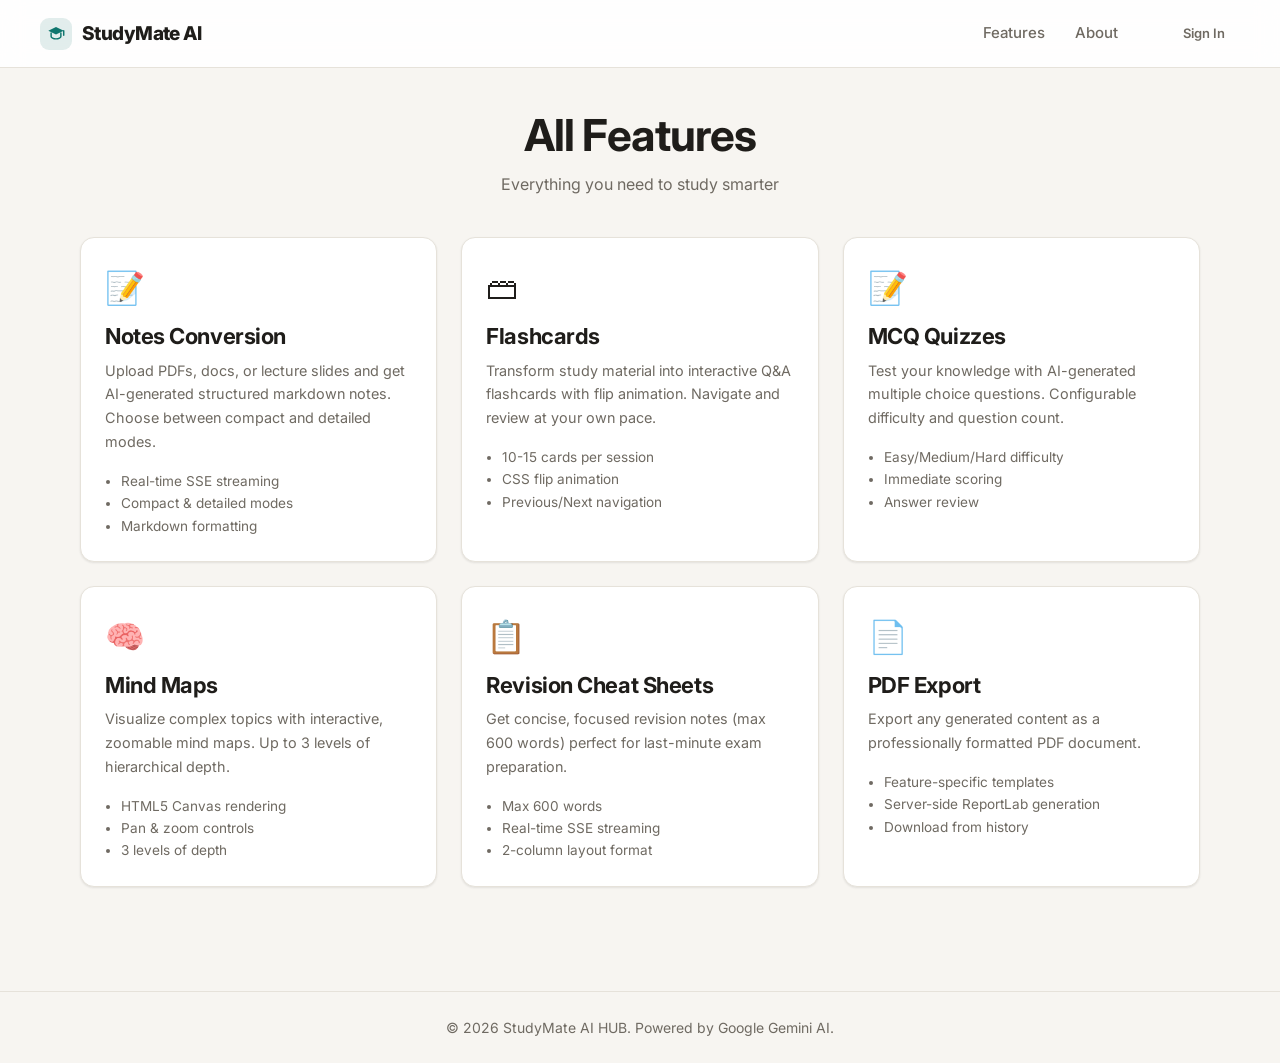
<file: static/features.html>
<!DOCTYPE html>
<html lang="en" data-theme="warm-light">
<head>
  <meta charset="UTF-8">
  <meta name="viewport" content="width=device-width, initial-scale=1.0">
  <title>Features — StudyMate AI HUB</title>
  <link rel="preconnect" href="https://fonts.googleapis.com">
  <link rel="preconnect" href="https://fonts.gstatic.com" crossorigin>
  <link href="https://fonts.googleapis.com/css2?family=Inter:wght@400;500;600;700;800&display=swap" rel="stylesheet">
  <link rel="stylesheet" href="/static/css/styles.css?v=9">
</head>
<body>
  <header>
    <a class="skip-link" href="#main-content">Skip to content</a>
    <nav class="navbar" aria-label="Main navigation">
      <a href="/" class="logo">
        <svg class="logo-mark" width="32" height="32" viewBox="0 0 32 32" fill="none" aria-hidden="true">
          <path d="M16 7.5 6.5 12l9.5 4.75L25.5 12 16 7.5Z" fill="currentColor"/>
          <path d="M10 14.75V19c0 1.5 2.75 3 6 3s6-1.5 6-3v-4.25" stroke="currentColor" stroke-width="1.8" stroke-linecap="round" stroke-linejoin="round"/>
          <path d="M25.5 12v5.5" stroke="currentColor" stroke-width="1.8" stroke-linecap="round"/>
        </svg>
        StudyMate AI
      </a>
      <div class="nav-menu" id="nav-menu">
        <ul class="nav-links">
          <li class="nav-item nav-app"><a href="/feature/notes">Notes</a></li>
          <li class="nav-item nav-app"><a href="/feature/flashcards">Flashcards</a></li>
          <li class="nav-item nav-app"><a href="/feature/quiz">Quiz</a></li>
          <li class="nav-item nav-app"><a href="/feature/mindmap">Mind Map</a></li>
          <li class="nav-item nav-app"><a href="/feature/revision">Revision</a></li>
          <li class="nav-item nav-app"><a href="/history">History</a></li>
          <li class="nav-item nav-guest"><a href="/features">Features</a></li>
          <li class="nav-item nav-guest"><a href="/about">About</a></li>
        </ul>
        <div id="auth-ui" class="nav-actions"></div>
      </div>
      <button class="mobile-menu-toggle" aria-label="Open menu" aria-expanded="false" aria-controls="nav-menu">
        <svg class="icon-open" width="20" height="20" viewBox="0 0 24 24" fill="none" stroke="currentColor" stroke-width="2" stroke-linecap="round" aria-hidden="true"><path d="M4 7h16M4 12h16M4 17h16"/></svg>
        <svg class="icon-close" width="20" height="20" viewBox="0 0 24 24" fill="none" stroke="currentColor" stroke-width="2" stroke-linecap="round" aria-hidden="true"><path d="M6 6l12 12M18 6 6 18"/></svg>
      </button>
    </nav>
  </header>

  <main class="page-container" id="main-content">
    <h1 style="text-align:center;margin-bottom:8px;">All Features</h1>
    <p style="text-align:center;color:var(--color-muted-text);margin-bottom:40px;">Everything you need to study smarter</p>

    <div style="display:grid;grid-template-columns:repeat(auto-fit,minmax(300px,1fr));gap:24px;">
      <a href="/feature/notes" class="card">
        <div style="font-size:2rem;margin-bottom:8px;">&#128221;</div>
        <h3>Notes Conversion</h3>
        <p style="color:var(--color-muted-text);font-size:0.9rem;margin:8px 0 16px;">Upload PDFs, docs, or lecture slides and get AI-generated structured markdown notes. Choose between compact and detailed modes.</p>
        <ul style="font-size:0.85rem;color:var(--color-muted-text);padding-left:16px;">
          <li>Real-time SSE streaming</li>
          <li>Compact & detailed modes</li>
          <li>Markdown formatting</li>
        </ul>
      </a>

      <a href="/feature/flashcards" class="card">
        <div style="font-size:2rem;margin-bottom:8px;">&#128451;</div>
        <h3>Flashcards</h3>
        <p style="color:var(--color-muted-text);font-size:0.9rem;margin:8px 0 16px;">Transform study material into interactive Q&A flashcards with flip animation. Navigate and review at your own pace.</p>
        <ul style="font-size:0.85rem;color:var(--color-muted-text);padding-left:16px;">
          <li>10-15 cards per session</li>
          <li>CSS flip animation</li>
          <li>Previous/Next navigation</li>
        </ul>
      </a>

      <a href="/feature/quiz" class="card">
        <div style="font-size:2rem;margin-bottom:8px;">&#128221;</div>
        <h3>MCQ Quizzes</h3>
        <p style="color:var(--color-muted-text);font-size:0.9rem;margin:8px 0 16px;">Test your knowledge with AI-generated multiple choice questions. Configurable difficulty and question count.</p>
        <ul style="font-size:0.85rem;color:var(--color-muted-text);padding-left:16px;">
          <li>Easy/Medium/Hard difficulty</li>
          <li>Immediate scoring</li>
          <li>Answer review</li>
        </ul>
      </a>

      <a href="/feature/mindmap" class="card">
        <div style="font-size:2rem;margin-bottom:8px;">&#129504;</div>
        <h3>Mind Maps</h3>
        <p style="color:var(--color-muted-text);font-size:0.9rem;margin:8px 0 16px;">Visualize complex topics with interactive, zoomable mind maps. Up to 3 levels of hierarchical depth.</p>
        <ul style="font-size:0.85rem;color:var(--color-muted-text);padding-left:16px;">
          <li>HTML5 Canvas rendering</li>
          <li>Pan & zoom controls</li>
          <li>3 levels of depth</li>
        </ul>
      </a>

      <a href="/feature/revision" class="card">
        <div style="font-size:2rem;margin-bottom:8px;">&#128203;</div>
        <h3>Revision Cheat Sheets</h3>
        <p style="color:var(--color-muted-text);font-size:0.9rem;margin:8px 0 16px;">Get concise, focused revision notes (max 600 words) perfect for last-minute exam preparation.</p>
        <ul style="font-size:0.85rem;color:var(--color-muted-text);padding-left:16px;">
          <li>Max 600 words</li>
          <li>Real-time SSE streaming</li>
          <li>2-column layout format</li>
        </ul>
      </a>

      <a href="/history" class="card">
        <div style="font-size:2rem;margin-bottom:8px;">&#128196;</div>
        <h3>PDF Export</h3>
        <p style="color:var(--color-muted-text);font-size:0.9rem;margin:8px 0 16px;">Export any generated content as a professionally formatted PDF document.</p>
        <ul style="font-size:0.85rem;color:var(--color-muted-text);padding-left:16px;">
          <li>Feature-specific templates</li>
          <li>Server-side ReportLab generation</li>
          <li>Download from history</li>
        </ul>
      </a>
    </div>
  </main>

  <footer class="footer">
    <p>&copy; 2026 StudyMate AI HUB. Powered by Google Gemini AI.</p>
  </footer>

  <script type="module" src="/static/js/main.js?v=8"></script>
</body>
</html>
</file>
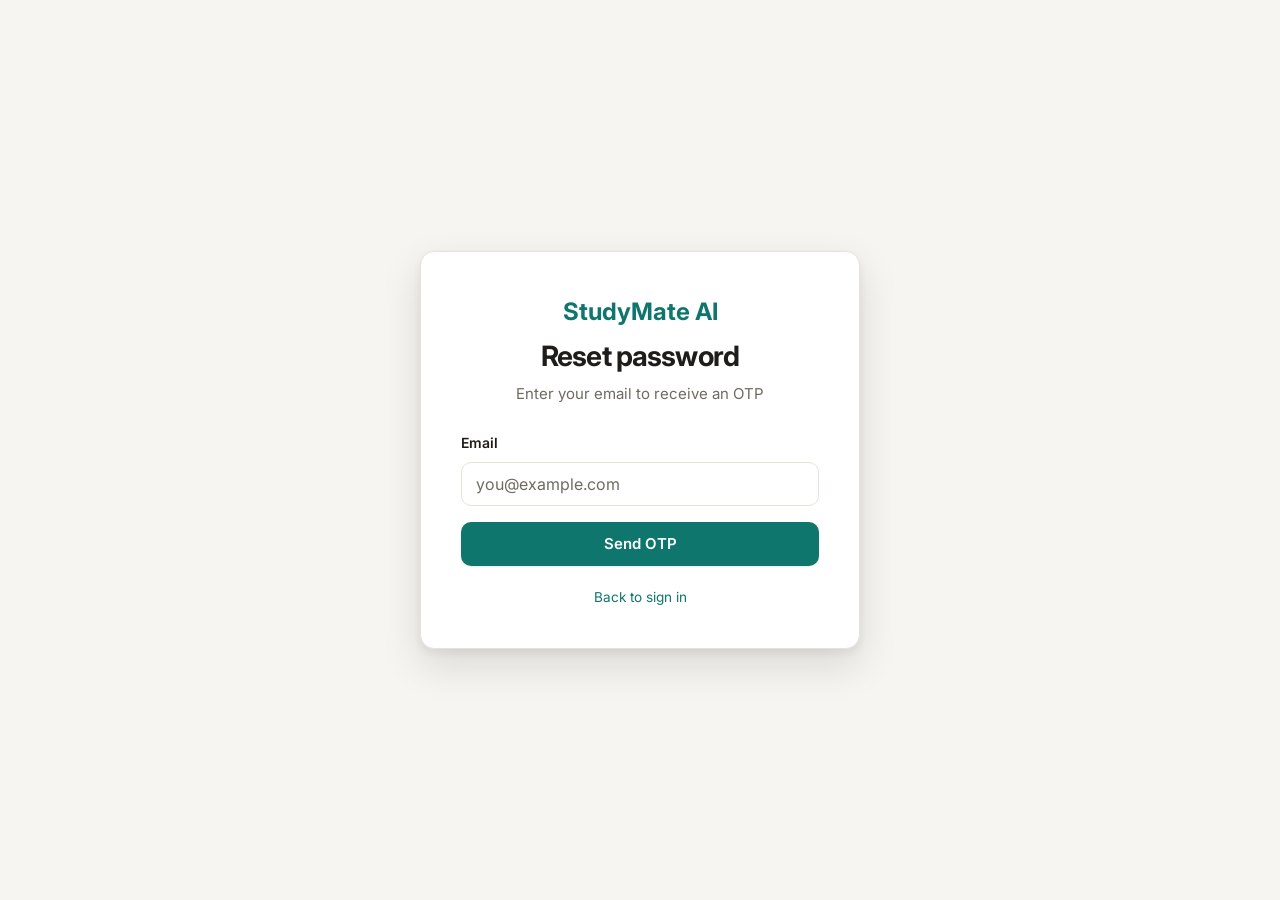
<file: static/forgot-password.html>
<!DOCTYPE html>
<html lang="en" data-theme="warm-light">
<head>
  <meta charset="UTF-8">
  <meta name="viewport" content="width=device-width, initial-scale=1.0">
  <title>Forgot Password — StudyMate AI HUB</title>
  <link rel="preconnect" href="https://fonts.googleapis.com">
  <link rel="preconnect" href="https://fonts.gstatic.com" crossorigin>
  <link href="https://fonts.googleapis.com/css2?family=Inter:wght@400;500;600;700;800&display=swap" rel="stylesheet">
  <link rel="stylesheet" href="/static/css/styles.css?v=9">
</head>
<body>
  <div class="auth-page">
    <div class="auth-card">
      <a href="/" style="display:block;text-align:center;margin-bottom:8px;font-family:var(--font-heading);font-size:1.5rem;font-weight:700;color:var(--color-primary);">StudyMate AI</a>
      <h1>Reset password</h1>
      <p class="subtitle">Enter your email to receive an OTP</p>

      <div id="error-message" style="color:var(--color-error);font-size:0.85rem;margin-bottom:12px;display:none;"></div>
      <div id="success-message" style="color:var(--color-success);font-size:0.85rem;margin-bottom:12px;display:none;"></div>

      <form id="forgot-form">
        <div class="form-group">
          <label for="email">Email</label>
          <input type="email" id="email" class="form-input" placeholder="you@example.com" required>
        </div>
        <button type="submit" class="btn btn-primary" style="width:100%;">Send OTP</button>
      </form>

      <p style="text-align:center;margin-top:20px;font-size:0.85rem;">
        <a href="/login">Back to sign in</a>
      </p>
    </div>
  </div>

  <div id="otp-section" class="auth-card" style="display:none;margin:24px auto;max-width:420px;">
    <h2 style="text-align:center;font-size:1.25rem;">Enter OTP</h2>
    <p class="subtitle">Check your email for the 6-digit code</p>
    <form id="otp-form">
      <div class="form-group">
        <label for="otp">OTP Code</label>
        <input type="text" id="otp" class="form-input" placeholder="000000" maxlength="6" pattern="[0-9]{6}" required>
      </div>
      <button type="submit" class="btn btn-primary" style="width:100%;">Verify OTP</button>
    </form>
  </div>

  <div id="reset-section" class="auth-card" style="display:none;margin:24px auto;max-width:420px;">
    <h2 style="text-align:center;font-size:1.25rem;">New password</h2>
    <p class="subtitle">Enter your new password</p>
    <form id="reset-form">
      <div class="form-group">
        <label for="new-password">New Password</label>
        <input type="password" id="new-password" class="form-input" placeholder="Min 8 characters" minlength="8" required>
      </div>
      <button type="submit" class="btn btn-primary" style="width:100%;">Reset Password</button>
    </form>
  </div>

  <script type="module">
    import { forgotPassword, verifyOtp, resetPassword } from '/static/js/auth.js';
    import { showToast } from '/static/js/utils.js';

    let resetToken = '';
    let userEmail = '';

    document.getElementById('forgot-form').addEventListener('submit', async (e) => {
      e.preventDefault();
      const email = document.getElementById('email').value;
      const errEl = document.getElementById('error-message');
      const successEl = document.getElementById('success-message');
      errEl.style.display = 'none';
      successEl.style.display = 'none';

      try {
        await forgotPassword(email);
        userEmail = email;
        successEl.textContent = 'If an account exists, an OTP has been sent.';
        successEl.style.display = 'block';
        document.getElementById('otp-section').style.display = 'block';
      } catch (err) {
        errEl.textContent = err.detail || 'Failed to send OTP';
        errEl.style.display = 'block';
      }
    });

    document.getElementById('otp-form').addEventListener('submit', async (e) => {
      e.preventDefault();
      const otp = document.getElementById('otp').value;
      const errEl = document.getElementById('error-message');
      errEl.style.display = 'none';

      try {
        const data = await verifyOtp(userEmail, otp);
        resetToken = data.resetToken;
        document.getElementById('reset-section').style.display = 'block';
        showToast('OTP verified', 'success');
      } catch (err) {
        errEl.textContent = err.detail || 'Invalid OTP';
        errEl.style.display = 'block';
      }
    });

    document.getElementById('reset-form').addEventListener('submit', async (e) => {
      e.preventDefault();
      const password = document.getElementById('new-password').value;
      const errEl = document.getElementById('error-message');
      errEl.style.display = 'none';

      try {
        await resetPassword(resetToken, password);
        showToast('Password reset successfully!', 'success');
        setTimeout(() => { window.location.href = '/login'; }, 1500);
      } catch (err) {
        errEl.textContent = err.detail || 'Failed to reset password';
        errEl.style.display = 'block';
      }
    });
  </script>
</body>
</html>
</file>
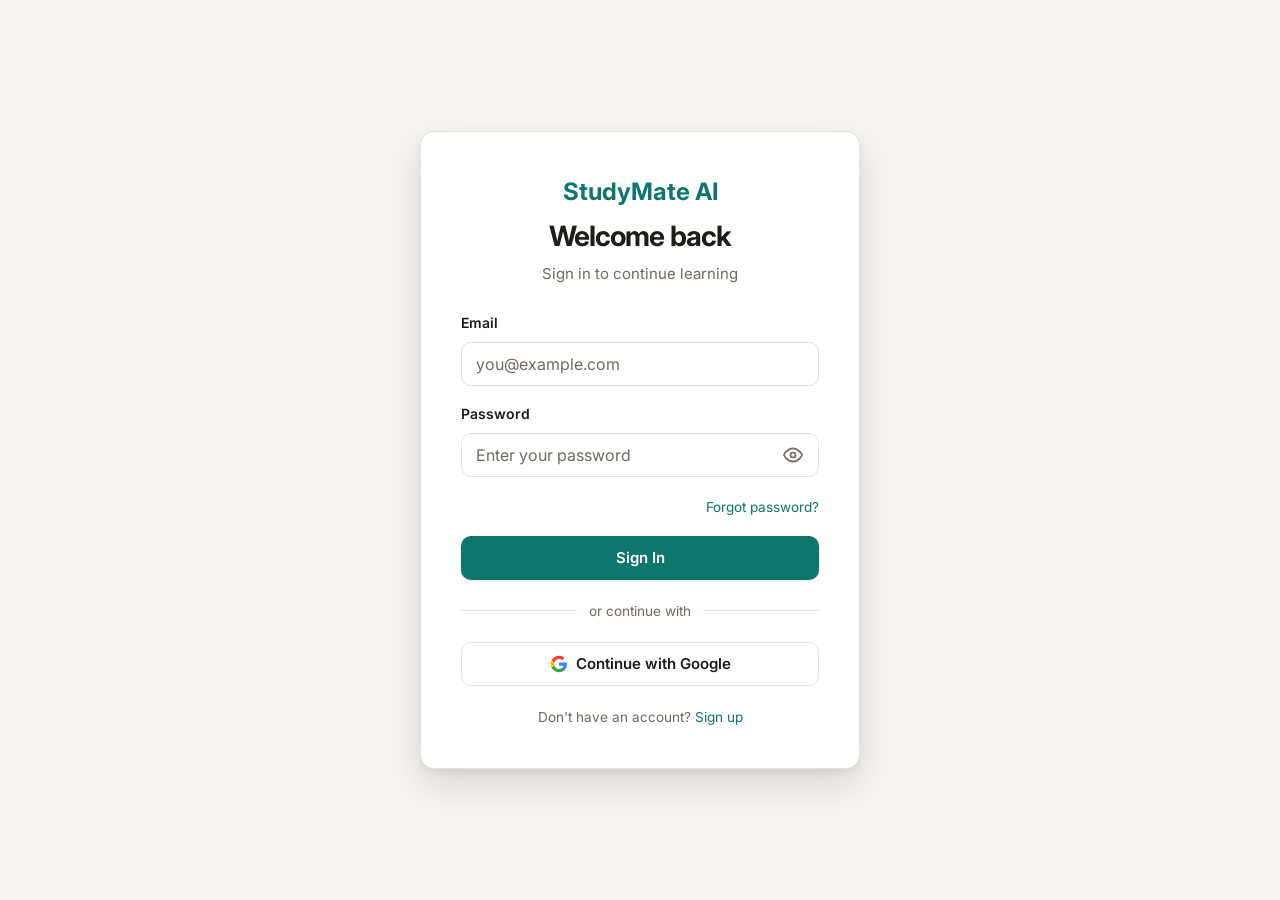
<file: static/login.html>
<!DOCTYPE html>
<html lang="en" data-theme="warm-light">
<head>
  <meta charset="UTF-8">
  <meta name="viewport" content="width=device-width, initial-scale=1.0">
  <title>Sign In — StudyMate AI HUB</title>
  <link rel="preconnect" href="https://fonts.googleapis.com">
  <link rel="preconnect" href="https://fonts.gstatic.com" crossorigin>
  <link href="https://fonts.googleapis.com/css2?family=Inter:wght@400;500;600;700;800&display=swap" rel="stylesheet">
  <link rel="stylesheet" href="/static/css/styles.css?v=9">
</head>
<body>
  <div class="auth-page">
    <div class="auth-card">
      <a href="/" style="display:block;text-align:center;margin-bottom:8px;font-family:var(--font-heading);font-size:1.5rem;font-weight:700;color:var(--color-primary);">StudyMate AI</a>
      <h1>Welcome back</h1>
      <p class="subtitle">Sign in to continue learning</p>

      <div id="error-message" style="color:var(--color-error);font-size:0.85rem;margin-bottom:12px;display:none;"></div>

      <form id="login-form">
        <div class="form-group">
          <label for="email">Email</label>
          <input type="email" id="email" class="form-input" placeholder="you@example.com" required>
        </div>
        <div class="form-group">
          <label for="password">Password</label>
          <div class="password-wrapper">
            <input type="password" id="password" class="form-input" placeholder="Enter your password" required>
            <button type="button" class="password-toggle" id="password-toggle" aria-label="Show password" tabindex="-1">
              <svg id="eye-icon" width="20" height="20" viewBox="0 0 24 24" fill="none" stroke="currentColor" stroke-width="2" stroke-linecap="round" stroke-linejoin="round"><path d="M1 12s4-8 11-8 11 8 11 8-4 8-11 8-11-8-11-8z"/><circle cx="12" cy="12" r="3"/></svg>
              <svg id="eye-slash-icon" width="20" height="20" viewBox="0 0 24 24" fill="none" stroke="currentColor" stroke-width="2" stroke-linecap="round" stroke-linejoin="round" style="display:none;"><path d="M17.94 17.94A10.07 10.07 0 0 1 12 20c-7 0-11-8-11-8a18.45 18.45 0 0 1 5.06-5.94M9.9 4.24A9.12 9.12 0 0 1 12 4c7 0 11 8 11 8a18.5 18.5 0 0 1-2.16 3.19m-6.72-1.07a3 3 0 1 1-4.24-4.24"/><path d="M1 1l22 22"/></svg>
            </button>
          </div>
        </div>
        <div style="text-align:right;margin-bottom:16px;">
          <a href="/forgot-password" style="font-size:0.85rem;">Forgot password?</a>
        </div>
        <button type="submit" class="btn btn-primary" style="width:100%;">Sign In</button>
      </form>

      <div class="auth-divider">or continue with</div>

      <a href="/api/v1/auth/google/login" class="btn btn-secondary" style="width:100%;justify-content:center;">
        <svg width="18" height="18" viewBox="0 0 24 24"><path fill="#4285F4" d="M22.56 12.25c0-.78-.07-1.53-.2-2.25H12v4.26h5.92a5.06 5.06 0 0 1-2.2 3.32v2.77h3.57c2.08-1.92 3.28-4.74 3.28-8.1z"/><path fill="#34A853" d="M12 23c2.97 0 5.46-.98 7.28-2.66l-3.57-2.77c-.98.66-2.23 1.06-3.71 1.06-2.86 0-5.29-1.93-6.16-4.53H2.18v2.84C3.99 20.53 7.7 23 12 23z"/><path fill="#FBBC05" d="M5.84 14.09c-.22-.66-.35-1.36-.35-2.09s.13-1.43.35-2.09V7.07H2.18C1.43 8.55 1 10.22 1 12s.43 3.45 1.18 4.93l2.85-2.22.81-.62z"/><path fill="#EA4335" d="M12 5.38c1.62 0 3.06.56 4.21 1.64l3.15-3.15C17.45 2.09 14.97 1 12 1 7.7 1 3.99 3.47 2.18 7.07l3.66 2.84c.87-2.6 3.3-4.53 6.16-4.53z"/></svg>
        Continue with Google
      </a>

      <p style="text-align:center;margin-top:20px;font-size:0.85rem;color:var(--color-muted-text);">
        Don't have an account? <a href="/register">Sign up</a>
      </p>
    </div>
  </div>

  <script type="module">
    import { login, redirectIfAuthenticated, handleOAuthCallback } from '/static/js/auth.js?v=3';
    import { showToast } from '/static/js/utils.js?v=8';
    redirectIfAuthenticated();
    handleOAuthCallback();

    const passwordInput = document.getElementById('password');
    const toggleBtn = document.getElementById('password-toggle');
    const eyeIcon = document.getElementById('eye-icon');
    const eyeSlashIcon = document.getElementById('eye-slash-icon');
    toggleBtn.addEventListener('click', () => {
      const showing = passwordInput.type === 'text';
      passwordInput.type = showing ? 'password' : 'text';
      eyeIcon.style.display = showing ? '' : 'none';
      eyeSlashIcon.style.display = showing ? 'none' : '';
      toggleBtn.setAttribute('aria-label', showing ? 'Show password' : 'Hide password');
    });

    document.getElementById('login-form').addEventListener('submit', async (e) => {
      e.preventDefault();
      const email = document.getElementById('email').value;
      const password = document.getElementById('password').value;
      const errEl = document.getElementById('error-message');
      errEl.style.display = 'none';

      try {
        await login(email, password);
        showToast('Signed in successfully', 'success');
        setTimeout(() => { window.location.href = '/'; }, 500);
      } catch (err) {
        errEl.textContent = err.detail || 'Invalid email or password';
        errEl.style.display = 'block';
      }
    });
  </script>
</body>
</html>
</file>
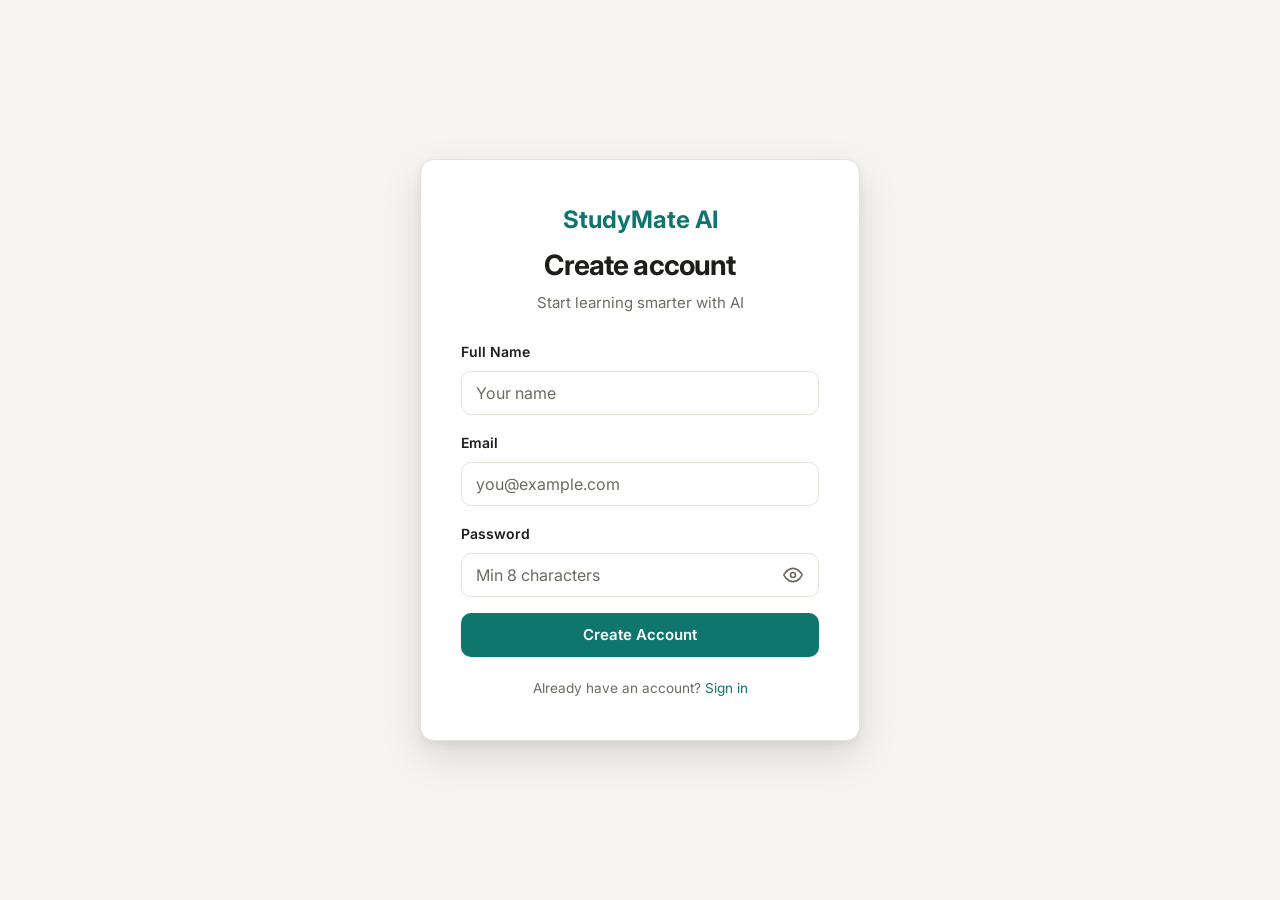
<file: static/register.html>
<!DOCTYPE html>
<html lang="en" data-theme="warm-light">
<head>
  <meta charset="UTF-8">
  <meta name="viewport" content="width=device-width, initial-scale=1.0">
  <title>Create Account — StudyMate AI HUB</title>
  <link rel="preconnect" href="https://fonts.googleapis.com">
  <link rel="preconnect" href="https://fonts.gstatic.com" crossorigin>
  <link href="https://fonts.googleapis.com/css2?family=Inter:wght@400;500;600;700;800&display=swap" rel="stylesheet">
  <link rel="stylesheet" href="/static/css/styles.css?v=9">
</head>
<body>
  <div class="auth-page">
    <div class="auth-card">
      <a href="/" style="display:block;text-align:center;margin-bottom:8px;font-family:var(--font-heading);font-size:1.5rem;font-weight:700;color:var(--color-primary);">StudyMate AI</a>
      <h1>Create account</h1>
      <p class="subtitle">Start learning smarter with AI</p>

      <div id="error-message" style="color:var(--color-error);font-size:0.85rem;margin-bottom:12px;display:none;"></div>

      <form id="register-form">
        <div class="form-group">
          <label for="name">Full Name</label>
          <input type="text" id="name" class="form-input" placeholder="Your name" required>
        </div>
        <div class="form-group">
          <label for="email">Email</label>
          <input type="email" id="email" class="form-input" placeholder="you@example.com" required>
        </div>
        <div class="form-group">
          <label for="password">Password</label>
          <div class="password-wrapper">
            <input type="password" id="password" class="form-input" placeholder="Min 8 characters" minlength="8" required>
            <button type="button" class="password-toggle" id="password-toggle" aria-label="Show password" tabindex="-1">
              <svg id="eye-icon" width="20" height="20" viewBox="0 0 24 24" fill="none" stroke="currentColor" stroke-width="2" stroke-linecap="round" stroke-linejoin="round"><path d="M1 12s4-8 11-8 11 8 11 8-4 8-11 8-11-8-11-8z"/><circle cx="12" cy="12" r="3"/></svg>
              <svg id="eye-slash-icon" width="20" height="20" viewBox="0 0 24 24" fill="none" stroke="currentColor" stroke-width="2" stroke-linecap="round" stroke-linejoin="round" style="display:none;"><path d="M17.94 17.94A10.07 10.07 0 0 1 12 20c-7 0-11-8-11-8a18.45 18.45 0 0 1 5.06-5.94M9.9 4.24A9.12 9.12 0 0 1 12 4c7 0 11 8 11 8a18.5 18.5 0 0 1-2.16 3.19m-6.72-1.07a3 3 0 1 1-4.24-4.24"/><path d="M1 1l22 22"/></svg>
            </button>
          </div>
        </div>
        <button type="submit" class="btn btn-primary" style="width:100%;">Create Account</button>
      </form>

      <p style="text-align:center;margin-top:20px;font-size:0.85rem;color:var(--color-muted-text);">
        Already have an account? <a href="/login">Sign in</a>
      </p>
    </div>
  </div>

  <script type="module">
    import { register, redirectIfAuthenticated } from '/static/js/auth.js?v=3';
    import { showToast } from '/static/js/utils.js?v=8';
    redirectIfAuthenticated();

    const passwordInput = document.getElementById('password');
    const toggleBtn = document.getElementById('password-toggle');
    const eyeIcon = document.getElementById('eye-icon');
    const eyeSlashIcon = document.getElementById('eye-slash-icon');
    toggleBtn.addEventListener('click', () => {
      const showing = passwordInput.type === 'text';
      passwordInput.type = showing ? 'password' : 'text';
      eyeIcon.style.display = showing ? '' : 'none';
      eyeSlashIcon.style.display = showing ? 'none' : '';
      toggleBtn.setAttribute('aria-label', showing ? 'Show password' : 'Hide password');
    });

    document.getElementById('register-form').addEventListener('submit', async (e) => {
      e.preventDefault();
      const name = document.getElementById('name').value;
      const email = document.getElementById('email').value;
      const password = document.getElementById('password').value;
      const errEl = document.getElementById('error-message');
      errEl.style.display = 'none';

      try {
        await register(name, email, password);
        showToast('Account created!', 'success');
        setTimeout(() => { window.location.href = '/'; }, 500);
      } catch (err) {
        errEl.textContent = err.detail || 'Registration failed';
        errEl.style.display = 'block';
      }
    });
  </script>
</body>
</html>
</file>
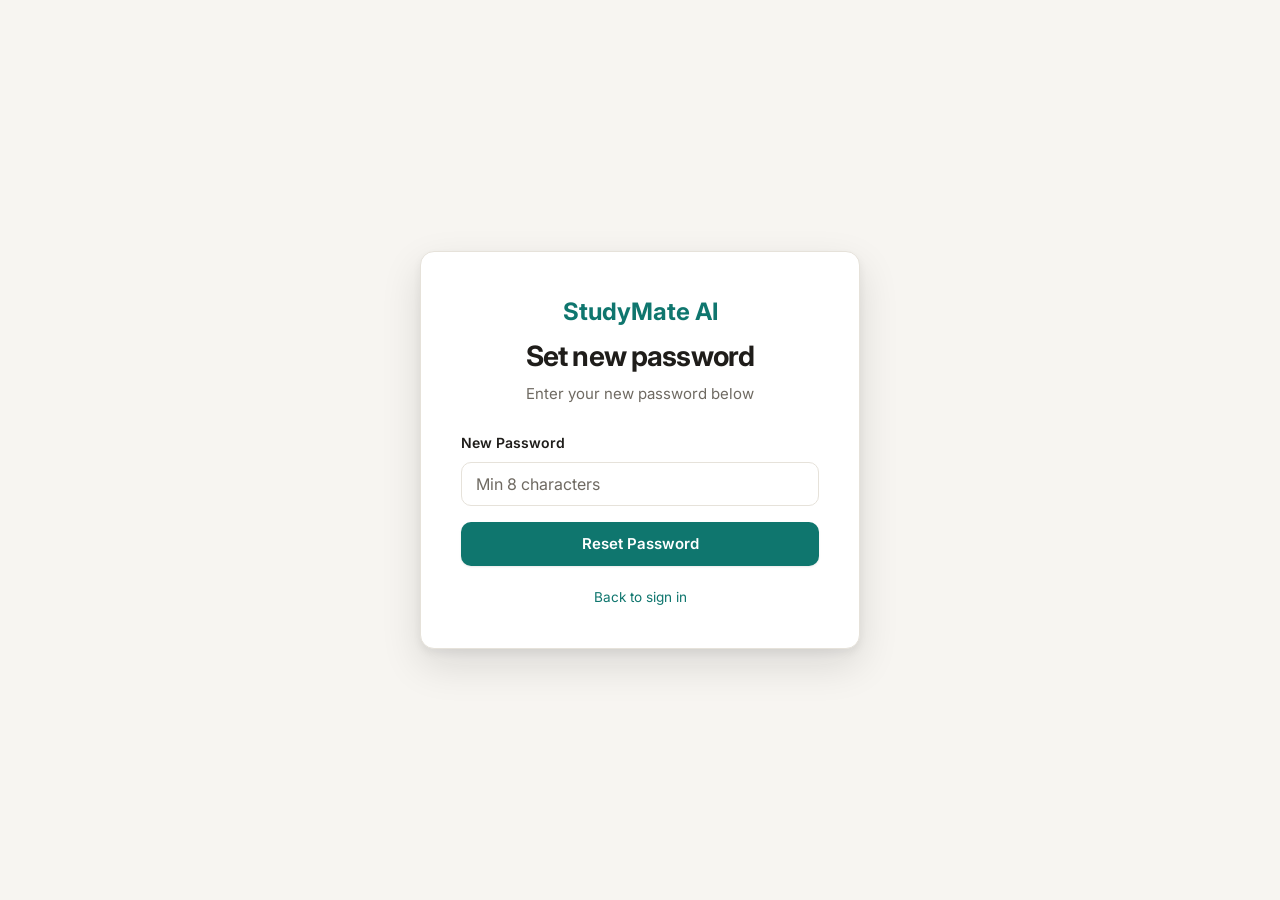
<file: static/reset-password.html>
<!DOCTYPE html>
<html lang="en" data-theme="warm-light">
<head>
  <meta charset="UTF-8">
  <meta name="viewport" content="width=device-width, initial-scale=1.0">
  <title>Set New Password — StudyMate AI HUB</title>
  <link rel="preconnect" href="https://fonts.googleapis.com">
  <link rel="preconnect" href="https://fonts.gstatic.com" crossorigin>
  <link href="https://fonts.googleapis.com/css2?family=Inter:wght@400;500;600;700;800&display=swap" rel="stylesheet">
  <link rel="stylesheet" href="/static/css/styles.css?v=9">
</head>
<body>
  <div class="auth-page">
    <div class="auth-card">
      <a href="/" style="display:block;text-align:center;margin-bottom:8px;font-family:var(--font-heading);font-size:1.5rem;font-weight:700;color:var(--color-primary);">StudyMate AI</a>
      <h1>Set new password</h1>
      <p class="subtitle">Enter your new password below</p>

      <div id="error-message" style="color:var(--color-error);font-size:0.85rem;margin-bottom:12px;display:none;"></div>

      <form id="reset-form">
        <div class="form-group">
          <label for="new-password">New Password</label>
          <input type="password" id="new-password" class="form-input" placeholder="Min 8 characters" minlength="8" required>
        </div>
        <button type="submit" class="btn btn-primary" style="width:100%;">Reset Password</button>
      </form>

      <p style="text-align:center;margin-top:20px;font-size:0.85rem;">
        <a href="/login">Back to sign in</a>
      </p>
    </div>
  </div>

  <script type="module">
    import { resetPassword } from '/static/js/auth.js';
    import { showToast } from '/static/js/utils.js';

    const params = new URLSearchParams(location.search);
    const resetToken = params.get('token');

    document.getElementById('reset-form').addEventListener('submit', async (e) => {
      e.preventDefault();
      const password = document.getElementById('new-password').value;
      const errEl = document.getElementById('error-message');
      errEl.style.display = 'none';

      try {
        await resetPassword(resetToken, password);
        showToast('Password reset! Redirecting to login...', 'success');
        setTimeout(() => { window.location.href = '/login'; }, 1500);
      } catch (err) {
        errEl.textContent = err.detail || 'Failed to reset password';
        errEl.style.display = 'block';
      }
    });
  </script>
</body>
</html>
</file>
<file: static/css/styles.css>
/* =========================================================================
   Design tokens
   ========================================================================= */

:root {
  /* Brand — one confident primary color */
  --color-primary: #0f766e;
  --color-primary-strong: color-mix(in srgb, var(--color-primary) 82%, #000);
  --color-primary-contrast: #ffffff;
  /* Surfaces */
  --color-background: #f7f5f1;
  --color-card: #ffffff;
  --color-text: #1f1d1a;
  --color-muted-text: #6f6a62;
  --color-border: #e6e2da;
  /* Feedback */
  --color-success: #15803d;
  --color-error: #dc2626;
  --color-warning: #b45309;
  /* Aliases (kept in sync dynamically — themes + custom theme set the names above) */
  --color-surface: var(--color-card);
  --color-muted: var(--color-muted-text);
  /* Typography */
  --font-heading: 'Inter', system-ui, -apple-system, 'Segoe UI', sans-serif;
  --font-body: 'Inter', system-ui, -apple-system, 'Segoe UI', sans-serif;
  --fs-page: clamp(2.125rem, 4.2vw, 2.75rem);
  --fs-section: clamp(1.625rem, 2.6vw, 1.875rem);
  --fs-card-title: 1.375rem;
  --fs-body: 1rem;
  --fs-sm: 0.9375rem;
  --fs-xs: 0.8125rem;
  /* Spacing */
  --space-xs: 8px;
  --space-sm: 12px;
  --space-md: 16px;
  --space-lg: 24px;
  --space-xl: 40px;
  --space-2xl: 64px;
  /* Radius */
  --radius-sm: 8px;
  --radius-md: 10px;
  --radius-lg: 14px;
  /* Shadows — soft, restrained */
  --shadow-sm: 0 1px 2px rgba(20, 20, 18, 0.05), 0 1px 3px rgba(20, 20, 18, 0.04);
  --shadow-md: 0 2px 4px rgba(20, 20, 18, 0.05), 0 8px 20px rgba(20, 20, 18, 0.08);
  --shadow-lg: 0 4px 8px rgba(20, 20, 18, 0.06), 0 16px 40px rgba(20, 20, 18, 0.12);
  --shadow-xl: 0 24px 60px rgba(20, 20, 18, 0.18);
  /* Layout */
  --container-width: 1200px;
  --max-content-width: 800px;
  /* Motion — subtle */
  --transition: 180ms ease-out;
}

/* Theme presets */

[data-theme="pure-light"] {
  --color-primary: #0369a1;
  --color-primary-contrast: #ffffff;
  --color-background: #f5f8fb;
  --color-card: #ffffff;
  --color-text: #10202f;
  --color-muted-text: #5c6b7a;
  --color-border: #e1e8ef;
}

[data-theme="warm-dark"] {
  --color-primary: #2dd4bf;
  --color-primary-strong: color-mix(in srgb, var(--color-primary) 82%, #000);
  --color-primary-contrast: #06231f;
  --color-background: #1b1917;
  --color-card: #26231f;
  --color-text: #f5f3ef;
  --color-muted-text: #a8a29e;
  --color-border: #3a3630;
}

[data-theme="slate-dark"] {
  --color-primary: #38bdf8;
  --color-primary-strong: color-mix(in srgb, var(--color-primary) 82%, #000);
  --color-primary-contrast: #04222f;
  --color-background: #0f172a;
  --color-card: #1c2936;
  --color-text: #eef2f7;
  --color-muted-text: #94a3b8;
  --color-border: #2b3a4d;
}

[data-theme="midnight-ambient"] {
  --color-primary: #818cf8;
  --color-primary-strong: color-mix(in srgb, var(--color-primary) 82%, #000);
  --color-primary-contrast: #101127;
  --color-background: #0b1020;
  --color-card: #141b30;
  --color-text: #e6e9f5;
  --color-muted-text: #9aa3c7;
  --color-border: #232c47;
}

[data-theme="forest-ambient"] {
  --color-primary: #34d399;
  --color-primary-strong: color-mix(in srgb, var(--color-primary) 82%, #000);
  --color-primary-contrast: #052e21;
  --color-background: #071f1a;
  --color-card: #0d2c24;
  --color-text: #dff5ec;
  --color-muted-text: #7fd8bd;
  --color-border: #134a3b;
}

/* =========================================================================
   Reset & base
   ========================================================================= */

*, *::before, *::after {
  box-sizing: border-box;
  margin: 0;
  padding: 0;
}

html {
  scroll-behavior: smooth;
  -webkit-text-size-adjust: 100%;
}

body {
  font-family: var(--font-body);
  background: var(--color-background);
  color: var(--color-text);
  font-size: var(--fs-body);
  line-height: 1.65;
  min-height: 100vh;
  overflow-x: clip;
  text-rendering: optimizeLegibility;
  -webkit-font-smoothing: antialiased;
  transition: background var(--transition), color var(--transition);
}

h1, h2, h3, h4, h5, h6 {
  font-family: var(--font-heading);
  font-weight: 700;
  line-height: 1.25;
  letter-spacing: -0.02em;
}

h1 {
  font-size: var(--fs-page);
}

h2 {
  font-size: var(--fs-section);
}

h3 {
  font-size: var(--fs-card-title);
}

h4 {
  font-size: 1.125rem;
}

p {
  line-height: 1.65;
}

a {
  color: var(--color-primary);
  text-decoration: none;
  transition: color var(--transition);
}

a:hover {
  color: var(--color-primary-strong);
}

img, svg, video, canvas {
  max-width: 100%;
}

button {
  font-family: inherit;
}

[hidden] {
  display: none !important;
}

:focus-visible {
  outline: 2px solid var(--color-primary);
  outline-offset: 2px;
}

::selection {
  background: color-mix(in srgb, var(--color-primary) 22%, transparent);
}

/* =========================================================================
   Layout utilities
   ========================================================================= */

.page-container {
  max-width: var(--container-width);
  margin: 0 auto;
  padding: var(--space-xl) clamp(16px, 4vw, 40px);
}

.page-container-sm {
  max-width: 480px;
  margin: 0 auto;
  padding: var(--space-xl) clamp(16px, 4vw, 40px);
}

.page-container-md {
  max-width: 720px;
  margin: 0 auto;
  padding: var(--space-xl) clamp(16px, 4vw, 40px);
}

.flex {
  display: flex;
}

.flex-col {
  flex-direction: column;
}

.items-center {
  align-items: center;
}

.justify-center {
  justify-content: center;
}

.justify-between {
  justify-content: space-between;
}

.gap-2 {
  gap: var(--space-xs);
}

.gap-3 {
  gap: var(--space-sm);
}

.gap-4 {
  gap: var(--space-md);
}

.gap-6 {
  gap: var(--space-lg);
}

.gap-8 {
  gap: var(--space-xl);
}

.grid {
  display: grid;
}

.grid-2 {
  grid-template-columns: repeat(auto-fit, minmax(280px, 1fr));
}

.grid-3 {
  grid-template-columns: repeat(auto-fit, minmax(220px, 1fr));
}

/* =========================================================================
   Navbar
   ========================================================================= */

.skip-link {
  position: absolute;
  left: var(--space-md);
  top: -64px;
  z-index: 100;
  padding: 10px 18px;
  border-radius: var(--radius-md);
  background: var(--color-primary);
  color: var(--color-primary-contrast);
  font-size: var(--fs-sm);
  font-weight: 600;
  transition: top var(--transition);
}

.skip-link:focus {
  top: 12px;
}

.navbar {
  position: sticky;
  top: 0;
  z-index: 60;
  height: 68px;
  display: flex;
  align-items: center;
  justify-content: space-between;
  gap: var(--space-lg);
  padding: 0 clamp(16px, 4vw, 40px);
  background: var(--color-card);
  border-bottom: 1px solid var(--color-border);
  transition: background var(--transition), border-color var(--transition);
}

@supports ((-webkit-backdrop-filter: blur(8px)) or (backdrop-filter: blur(8px))) {
  .navbar {
    background: color-mix(in srgb, var(--color-card) 88%, transparent);
    -webkit-backdrop-filter: blur(12px);
    backdrop-filter: blur(12px);
  }
}

.navbar .logo {
  display: inline-flex;
  align-items: center;
  gap: 10px;
  font-family: var(--font-heading);
  font-size: 1.1875rem;
  font-weight: 800;
  letter-spacing: -0.03em;
  color: var(--color-text);
  flex-shrink: 0;
}

.navbar .logo:hover {
  color: var(--color-text);
  opacity: 0.85;
}

.logo-mark {
  flex-shrink: 0;
  width: 32px;
  height: 32px;
  color: var(--color-primary);
  background: color-mix(in srgb, var(--color-primary) 12%, transparent);
  border-radius: 9px;
  padding: 3px;
}

.nav-menu {
  display: flex;
  align-items: center;
  gap: clamp(18px, 3vw, 36px);
  margin-left: auto;
}

.navbar .nav-links {
  display: flex;
  align-items: center;
  gap: 2px;
  list-style: none;
}

.nav-item {
  display: none;
}

.nav-item.nav-guest {
  display: list-item;
}

body.is-authenticated .nav-item.nav-guest {
  display: none;
}

body.is-authenticated .nav-item.nav-app {
  display: list-item;
}

body.is-authenticated .nav-item.nav-home {
  display: list-item;
}

.navbar .nav-links a {
  display: block;
  padding: 9px 14px;
  border-radius: var(--radius-sm);
  color: var(--color-muted-text);
  font-size: var(--fs-sm);
  font-weight: 500;
  transition: background var(--transition), color var(--transition);
}

.navbar .nav-links a:hover {
  color: var(--color-text);
  background: color-mix(in srgb, var(--color-text) 6%, transparent);
}

.navbar .nav-links a.active {
  color: var(--color-primary);
  background: color-mix(in srgb, var(--color-primary) 10%, transparent);
  font-weight: 600;
}

.nav-actions {
  display: flex;
  align-items: center;
  gap: 10px;
  flex-shrink: 0;
}

.mobile-menu-toggle {
  display: none;
  align-items: center;
  justify-content: center;
  width: 44px;
  height: 44px;
  margin-left: auto;
  border: 1px solid var(--color-border);
  border-radius: var(--radius-md);
  background: var(--color-card);
  color: var(--color-text);
  cursor: pointer;
  transition: background var(--transition), border-color var(--transition);
}

.mobile-menu-toggle:hover {
  border-color: var(--color-primary);
  color: var(--color-primary);
}

.mobile-menu-toggle .icon-close {
  display: none;
}

.mobile-menu-toggle[aria-expanded="true"] .icon-open {
  display: none;
}

.mobile-menu-toggle[aria-expanded="true"] .icon-close {
  display: block;
}

/* =========================================================================
   Buttons
   ========================================================================= */

.btn {
  display: inline-flex;
  align-items: center;
  justify-content: center;
  gap: 8px;
  min-height: 44px;
  padding: 11px 20px;
  border: 1px solid transparent;
  border-radius: var(--radius-md);
  font-family: var(--font-body);
  font-size: var(--fs-sm);
  font-weight: 600;
  line-height: 1.2;
  white-space: nowrap;
  cursor: pointer;
  transition: background var(--transition), color var(--transition),              border-color var(--transition), box-shadow var(--transition),              transform var(--transition);
}

.btn-primary {
  background: var(--color-primary);
  color: var(--color-primary-contrast);
  box-shadow: var(--shadow-sm);
}

.btn-primary:hover {
  background: var(--color-primary-strong);
  color: var(--color-primary-contrast);
  transform: translateY(-1px);
  box-shadow: var(--shadow-md);
}

.btn-primary:active {
  transform: translateY(0);
  box-shadow: var(--shadow-sm);
}

.btn-secondary {
  background: var(--color-card);
  color: var(--color-text);
  border-color: var(--color-border);
}

.btn-secondary:hover {
  border-color: color-mix(in srgb, var(--color-primary) 55%, var(--color-border));
  color: var(--color-primary);
  background: color-mix(in srgb, var(--color-primary) 5%, var(--color-card));
}

.btn-ghost {
  background: transparent;
  color: var(--color-muted-text);
}

.btn-ghost:hover {
  background: color-mix(in srgb, var(--color-text) 6%, transparent);
  color: var(--color-text);
}

.btn-danger {
  background: var(--color-error);
  color: #ffffff;
}

.btn-danger:hover {
  background: color-mix(in srgb, var(--color-error) 85%, #000);
  color: #ffffff;
}

.btn-sm {
  min-height: 38px;
  padding: 7px 14px;
  font-size: var(--fs-xs);
  border-radius: var(--radius-sm);
}

.btn-lg {
  min-height: 52px;
  padding: 14px 28px;
  font-size: 1.0625rem;
  border-radius: var(--radius-md);
}

.btn:disabled {
  opacity: 0.5;
  cursor: not-allowed;
  transform: none;
  box-shadow: none;
}

.btn:focus-visible,.quiz-option:focus-visible {
  outline: none;
  box-shadow: 0 0 0 3px color-mix(in srgb, var(--color-primary) 28%, transparent);
}

/* Profile */

.profile-link {
  display: inline-flex;
  align-items: center;
  justify-content: center;
  width: 40px;
  height: 40px;
  border-radius: 50%;
  overflow: hidden;
  color: var(--color-primary);
  background: color-mix(in srgb, var(--color-primary) 12%, transparent);
  border: 1px solid color-mix(in srgb, var(--color-primary) 24%, transparent);
  font-weight: 700;
  transition: background var(--transition), border-color var(--transition);
}

.profile-link:hover {
  border-color: var(--color-primary);
}

.nav-account {
  display: inline-flex;
  align-items: center;
  justify-content: center;
  width: 44px;
  height: 44px;
  flex-shrink: 0;
  border-radius: 50%;
  overflow: hidden;
  color: var(--color-primary);
  background: color-mix(in srgb, var(--color-primary) 12%, transparent);
  border: 1px solid color-mix(in srgb, var(--color-primary) 24%, transparent);
  font-weight: 700;
  transition: background var(--transition), border-color var(--transition),              box-shadow var(--transition);
}

.nav-account:hover {
  border-color: var(--color-primary);
  box-shadow: var(--shadow-sm);
}

.nav-account:focus-visible,.nav-actions .btn:focus-visible {
  outline: none;
  box-shadow: 0 0 0 3px color-mix(in srgb, var(--color-primary) 28%, transparent);
}

.profile-avatar, .profile-avatar-fallback {
  width: 100%;
  height: 100%;
  object-fit: cover;
}

.profile-avatar-fallback {
  display: flex;
  align-items: center;
  justify-content: center;
  font-size: var(--fs-sm);
  font-weight: 700;
}

/* =========================================================================
   Cards
   ========================================================================= */

.card {
  background: var(--color-card);
  border: 1px solid var(--color-border);
  border-radius: var(--radius-lg);
  padding: var(--space-lg);
  box-shadow: var(--shadow-sm);
  transition: background var(--transition), border-color var(--transition), box-shadow var(--transition);
}

a.card {
  display: block;
  color: inherit;
  transition: background var(--transition), border-color var(--transition),              box-shadow var(--transition), transform var(--transition);
}

a.card:hover {
  border-color: color-mix(in srgb, var(--color-primary) 45%, var(--color-border));
  box-shadow: var(--shadow-md);
  transform: translateY(-2px);
  color: inherit;
}

/* =========================================================================
   Forms
   ========================================================================= */

.form-group {
  margin-bottom: var(--space-md);
}

.form-group label {
  display: block;
  font-size: 0.875rem;
  font-weight: 600;
  margin-bottom: var(--space-xs);
  color: var(--color-text);
}

.form-input {
  width: 100%;
  min-height: 44px;
  padding: 10px 14px;
  border-radius: var(--radius-md);
  border: 1px solid var(--color-border);
  background: var(--color-card);
  color: var(--color-text);
  font-family: var(--font-body);
  font-size: var(--fs-body);
  transition: border-color var(--transition), box-shadow var(--transition);
}

.form-input::placeholder {
  color: var(--color-muted-text);
}

.form-input:focus {
  outline: none;
  border-color: var(--color-primary);
}

.form-input:focus-visible {
  outline: none;
  border-color: var(--color-primary);
  box-shadow: 0 0 0 3px color-mix(in srgb, var(--color-primary) 22%, transparent);
}

select.form-input {
  cursor: pointer;
}

/* Password visibility toggle */

.password-wrapper {
  position: relative;
}

.password-wrapper .form-input {
  padding-right: 46px;
}

.password-toggle {
  position: absolute;
  top: 50%;
  right: 8px;
  transform: translateY(-50%);
  width: 36px;
  height: 36px;
  display: flex;
  align-items: center;
  justify-content: center;
  background: none;
  border: none;
  border-radius: var(--radius-sm);
  cursor: pointer;
  color: var(--color-muted-text);
  line-height: 1;
  transition: color var(--transition), background var(--transition);
}

.password-toggle:hover {
  color: var(--color-primary);
  background: color-mix(in srgb, var(--color-primary) 10%, transparent);
}

.password-toggle svg {
  display: block;
}

/* =========================================================================
   Feature header
   ========================================================================= */

.feature-header {
  margin-bottom: var(--space-xl);
}

.feature-header h1 {
  font-size: var(--fs-page);
  margin-bottom: var(--space-xs);
  letter-spacing: -0.03em;
}

.feature-header p {
  color: var(--color-muted-text);
  font-size: 1.0625rem;
}

/* =========================================================================
   Upload
   ========================================================================= */

.upload-area {
  margin-bottom: var(--space-2xl);
}

.upload-zone {
  border: 2px dashed var(--color-border);
  border-radius: var(--radius-lg);
  padding: 48px var(--space-lg);
  text-align: center;
  cursor: pointer;
  background: var(--color-card);
  transition: border-color var(--transition), background var(--transition), box-shadow var(--transition);
}

.upload-zone:hover,.upload-zone.drag-over {
  border-color: var(--color-primary);
  background: color-mix(in srgb, var(--color-primary) 6%, var(--color-card));
  box-shadow: var(--shadow-sm);
}

.progress-bar {
  height: 6px;
  background: color-mix(in srgb, var(--color-border) 70%, var(--color-card));
  border-radius: 3px;
  margin-top: var(--space-lg);
  overflow: hidden;
}

.progress-bar .fill {
  height: 100%;
  background: var(--color-primary);
  border-radius: 3px;
  transition: width 300ms ease;
}

/* File info card */

.file-info-card {
  background: var(--color-card);
  border: 1px solid var(--color-border);
  border-radius: var(--radius-lg);
  padding: var(--space-md) var(--space-lg);
  display: flex;
  align-items: center;
  justify-content: space-between;
  gap: var(--space-md);
  box-shadow: var(--shadow-sm);
  margin-bottom: var(--space-lg);
  animation: fadeIn 0.3s ease;
}

.file-info-content {
  display: flex;
  align-items: center;
  gap: var(--space-md);
  min-width: 0;
}

.file-icon {
  display: inline-flex;
  align-items: center;
  justify-content: center;
  width: 44px;
  height: 44px;
  flex-shrink: 0;
  border-radius: var(--radius-md);
  color: var(--color-primary);
  background: color-mix(in srgb, var(--color-primary) 10%, transparent);
}

.file-icon svg {
  width: 20px;
  height: 20px;
}

.file-details {
  display: flex;
  flex-direction: column;
  gap: 4px;
  min-width: 0;
}

.file-name {
  font-weight: 600;
  font-size: var(--fs-sm);
  overflow-wrap: anywhere;
}

.file-size {
  font-size: var(--fs-xs);
  color: var(--color-muted-text);
}

.file-status {
  font-size: var(--fs-xs);
  font-weight: 600;
  padding: 3px 10px;
  border-radius: 999px;
  display: inline-block;
  width: fit-content;
}

.file-status.success {
  background: color-mix(in srgb, var(--color-success) 14%, transparent);
  color: var(--color-success);
}

.file-status.error {
  background: color-mix(in srgb, var(--color-error) 14%, transparent);
  color: var(--color-error);
}

.file-status.info {
  background: color-mix(in srgb, var(--color-primary) 14%, transparent);
  color: var(--color-primary);
}

/* =========================================================================
   Feature controls
   ========================================================================= */

.feature-controls {
  margin-bottom: var(--space-lg);
  animation: fadeIn 0.3s ease;
  transition: opacity 180ms ease-out;
}
.feature-controls.is-fading-out {
  opacity: 0;
}

.controls-row {
  display: flex;
  gap: var(--space-sm);
  align-items: center;
  flex-wrap: wrap;
}

/* =========================================================================
   Loading states
   ========================================================================= */

.loading-screen {
  background: var(--color-card);
  border: 1px solid var(--color-border);
  border-radius: var(--radius-lg);
  padding: 64px var(--space-lg);
  text-align: center;
  margin-bottom: var(--space-xl);
  animation: fadeIn 0.3s ease;
}

.loading-content {
  max-width: 400px;
  margin: 0 auto;
}

.loading-spinner {
  width: 44px;
  height: 44px;
  border: 3px solid var(--color-border);
  border-top-color: var(--color-primary);
  border-radius: 50%;
  animation: spin 0.8s linear infinite;
  margin: 0 auto var(--space-lg);
}

.loading-spinner.inline {
  width: 20px;
  height: 20px;
  border-width: 2px;
  margin: 0;
}

.loading-state {
  display: flex;
  align-items: center;
  justify-content: center;
  padding: var(--space-xl);
}

.spinner {
  width: 32px;
  height: 32px;
  border: 3px solid var(--color-border);
  border-top-color: var(--color-primary);
  border-radius: 50%;
  animation: spin 0.8s linear infinite;
}

@keyframes spin {
  to {
    transform: rotate(360deg);
  }
}

.loading-steps {
  display: flex;
  flex-direction: column;
  gap: var(--space-xs);
  text-align: left;
}

.loading-step {
  padding: 10px var(--space-md);
  border-radius: var(--radius-sm);
  font-size: var(--fs-sm);
  color: var(--color-muted-text);
  display: flex;
  align-items: center;
  gap: 10px;
  transition: all 0.4s ease;
}

.loading-step::before {
  content: '';
  width: 20px;
  height: 20px;
  border: 2px solid var(--color-border);
  border-radius: 50%;
  flex-shrink: 0;
  transition: all 0.4s ease;
}

.loading-step.active {
  color: var(--color-text);
  font-weight: 500;
}

.loading-step.active::before {
  border-color: var(--color-primary);
  background: var(--color-primary);
  box-shadow: 0 0 0 3px color-mix(in srgb, var(--color-primary) 20%, transparent);
}

.loading-step.done {
  color: var(--color-success);
}

.loading-step.done::before {
  content: '✓';
  display: flex;
  align-items: center;
  justify-content: center;
  font-size: 12px;
  font-weight: 700;
  border-color: var(--color-success);
  background: var(--color-success);
  color: white;
}

/* =========================================================================
   Feature output
   ========================================================================= */

.feature-output {
  margin-top: var(--space-sm);
  animation: fadeIn 0.4s ease;
}

.output-header {
  display: flex;
  justify-content: space-between;
  align-items: center;
  gap: var(--space-md);
  margin-bottom: var(--space-lg);
  padding-bottom: var(--space-md);
  border-bottom: 1px solid var(--color-border);
}

.output-header h2 {
  font-size: var(--fs-section);
}

/* =========================================================================
   Notes / Revision — document-style reading canvas
   ========================================================================= */

.notes-document {
  max-width: 760px;
  margin: 0 auto;
  background: var(--color-card);
  border: 1px solid var(--color-border);
  border-radius: var(--radius-lg);
  box-shadow: var(--shadow-md);
  padding: 56px 64px;
}

.notes-content {
  font-size: var(--fs-body);
  line-height: 1.75;
  color: var(--color-text);
}

.notes-content h1 {
  font-size: 2rem;
  font-weight: 700;
  line-height: 1.25;
  color: var(--color-primary);
  margin: 0 0 var(--space-sm);
  padding-bottom: 14px;
  border-bottom: 2px solid var(--color-border);
}

.notes-content h1:not(:first-child) {
  margin-top: 40px;
}

.notes-content h2 {
  font-size: 1.5rem;
  font-weight: 700;
  line-height: 1.3;
  color: var(--color-text);
  margin: 40px 0 var(--space-sm);
  padding-bottom: var(--space-xs);
  border-bottom: 1px solid var(--color-border);
}

.notes-content h3 {
  font-size: 1.2rem;
  font-weight: 600;
  color: var(--color-text);
  margin: 28px 0 10px;
}

.notes-content h4 {
  font-size: 1.05rem;
  font-weight: 600;
  color: var(--color-text);
  margin: 22px 0 var(--space-xs);
}

.notes-content p {
  margin: 0 0 var(--space-md);
}

.notes-content strong {
  font-weight: 700;
  color: inherit;
}

.notes-content em {
  font-style: italic;
  color: inherit;
}

.notes-content ul, .notes-content ol {
  margin: 0 0 var(--space-md);
  padding-left: 26px;
}

.notes-content li {
  margin-bottom: 6px;
}

.notes-content li::marker {
  color: var(--color-muted-text);
}

.notes-content li > ul, .notes-content li > ol {
  margin: 6px 0 0;
}

.notes-content li p {
  margin-bottom: 6px;
}

.notes-content code {
  background: color-mix(in srgb, var(--color-border) 40%, var(--color-card));
  border: 1px solid var(--color-border);
  padding: 1px 6px;
  border-radius: 4px;
  font-size: 0.875em;
  font-family: 'JetBrains Mono', 'Fira Code', Consolas, monospace;
  color: inherit;
}

.notes-content pre {
  background: color-mix(in srgb, var(--color-border) 25%, var(--color-card));
  border: 1px solid var(--color-border);
  padding: var(--space-md) 20px;
  border-radius: var(--radius-sm);
  overflow-x: auto;
  margin: 0 0 20px;
  font-size: 0.875rem;
  line-height: 1.6;
}

.notes-content pre code {
  background: none;
  border: none;
  padding: 0;
}

.notes-content blockquote {
  border-left: 3px solid var(--color-primary);
  padding: var(--space-sm) 20px;
  margin: 0 0 20px;
  background: color-mix(in srgb, var(--color-primary) 5%, var(--color-card));
  border-radius: 0 var(--radius-sm) var(--radius-sm) 0;
  color: var(--color-text);
}

.notes-content blockquote p:last-child {
  margin-bottom: 0;
}

.notes-content table {
  width: 100%;
  border-collapse: collapse;
  margin: 0 0 20px;
  font-size: 0.925rem;
}

.notes-content th, .notes-content td {
  border: 1px solid var(--color-border);
  padding: 10px 14px;
  text-align: left;
  vertical-align: top;
}

.notes-content th {
  background: color-mix(in srgb, var(--color-border) 35%, var(--color-card));
  font-weight: 600;
}

.notes-content tbody tr:nth-child(even) {
  background: color-mix(in srgb, var(--color-border) 15%, var(--color-card));
}

.notes-content hr {
  border: none;
  border-top: 1px solid var(--color-border);
  margin: 36px 0;
}

.notes-content img {
  max-width: 100%;
  border-radius: var(--radius-sm);
  margin: var(--space-md) 0;
}

.notes-content a {
  color: var(--color-primary);
  text-decoration: underline;
  text-underline-offset: 2px;
}

/* Math (KaTeX) */

.notes-content .katex {
  font-size: 1.05em;
}

.notes-content .katex-display {
  margin: 20px 0;
  padding: 8px 0;
  overflow-x: auto;
  overflow-y: hidden;
}

/* =========================================================================
   Related actions
   ========================================================================= */

.related-actions {
  margin-top: var(--space-2xl);
  animation: fadeIn 0.5s ease;
}

.related-actions h3 {
  margin-bottom: var(--space-md);
  font-size: 1.125rem;
}

.action-buttons {
  display: grid;
  grid-template-columns: repeat(auto-fit, minmax(200px, 1fr));
  gap: var(--space-sm);
}

.action-card {
  display: flex;
  flex-direction: column;
  align-items: center;
  gap: var(--space-xs);
  padding: 20px;
  border-radius: var(--radius-lg);
  background: var(--color-card);
  border: 1px solid var(--color-border);
  color: var(--color-text);
  font-size: 0.875rem;
  font-weight: 500;
  transition: all var(--transition);
  cursor: pointer;
  text-decoration: none;
}

.action-card:hover {
  border-color: var(--color-primary);
  box-shadow: var(--shadow-md);
  transform: translateY(-2px);
  color: var(--color-text);
}

.action-icon {
  font-size: 1.5rem;
}

/* =========================================================================
   Flashcards
   ========================================================================= */

.flashcard-grid {
  display: grid;
  grid-template-columns: repeat(4, 1fr);
  gap: 20px;
  margin: var(--space-lg) 0;
}

.flashcard-grid .flashcard {
  aspect-ratio: 4 / 3;
  perspective: 1200px;
  cursor: pointer;
}

.flashcard-grid .flashcard-inner {
  position: relative;
  width: 100%;
  height: 100%;
  transition: transform 0.6s cubic-bezier(0.4, 0, 0.2, 1);
  transform-style: preserve-3d;
}

.flashcard-grid .flashcard.flipped .flashcard-inner {
  transform: rotateY(180deg);
}

.flashcard-grid .flashcard-front,.flashcard-grid .flashcard-back {
  position: absolute;
  width: 100%;
  height: 100%;
  backface-visibility: hidden;
  border-radius: var(--radius-lg);
  display: flex;
  flex-direction: column;
  align-items: center;
  justify-content: center;
  padding: var(--space-lg) 20px;
  text-align: center;
  background: var(--color-card);
  border: 1px solid var(--color-border);
  box-shadow: var(--shadow-md);
  overflow: hidden;
  transition: box-shadow 0.3s ease, border-color 0.3s ease;
}

.flashcard-grid .flashcard-back {
  transform: rotateY(180deg);
  background: color-mix(in srgb, var(--color-primary) 6%, var(--color-card));
}

.flashcard-grid .card-label {
  position: absolute;
  top: var(--space-sm);
  left: 0;
  right: 0;
  font-size: 0.6875rem;
  text-transform: uppercase;
  letter-spacing: 0.08em;
  color: var(--color-muted-text);
  font-weight: 600;
  text-align: center;
}

.flashcard-grid .card-text {
  font-size: 0.9375rem;
  line-height: 1.55;
  max-width: 100%;
  overflow-y: auto;
  word-break: break-word;
  margin: 0;
}

.flashcard-grid .flashcard:hover {
  z-index: 1;
}

.flashcard-grid .flashcard:hover .flashcard-front,.flashcard-grid .flashcard:hover .flashcard-back {
  box-shadow: var(--shadow-lg);
  border-color: var(--color-primary);
}

.flashcard-grid .flashcard {
  animation: cardFadeIn 0.4s ease both;
}

.flashcard-controls-top {
  display: flex;
  justify-content: flex-end;
  align-items: center;
  gap: var(--space-sm);
  margin-bottom: var(--space-md);
  flex-wrap: wrap;
}

/* =========================================================================
   Quiz
   ========================================================================= */

.quiz-header {
  display: flex;
  justify-content: space-between;
  align-items: center;
  gap: var(--space-md);
  margin-bottom: var(--space-lg);
}

.quiz-count {
  font-size: var(--fs-sm);
  color: var(--color-muted-text);
  font-weight: 500;
}

.quiz-question {
  background: var(--color-card);
  border: 1px solid var(--color-border);
  border-radius: var(--radius-lg);
  padding: var(--space-lg);
  margin-bottom: var(--space-md);
  box-shadow: var(--shadow-sm);
  transition: all var(--transition);
}

.quiz-question-text {
  font-weight: 600;
  margin-bottom: var(--space-sm);
  font-size: 1.0625rem;
  line-height: 1.5;
}

.quiz-question-type {
  display: inline-block;
  font-size: 0.75rem;
  font-weight: 600;
  text-transform: uppercase;
  letter-spacing: 0.06em;
  padding: 3px 10px;
  border-radius: 999px;
  background: color-mix(in srgb, var(--color-primary) 10%, var(--color-card));
  color: var(--color-primary);
  margin-bottom: var(--space-sm);
}

.quiz-option {
  display: block;
  width: 100%;
  min-height: 48px;
  padding: 13px var(--space-md);
  border: 2px solid var(--color-border);
  border-radius: var(--radius-md);
  background: var(--color-background);
  cursor: pointer;
  text-align: left;
  font-family: var(--font-body);
  font-size: var(--fs-sm);
  color: var(--color-text);
  transition: all var(--transition);
  margin-bottom: var(--space-xs);
}

.quiz-option:hover:not(.disabled) {
  border-color: var(--color-primary);
  background: color-mix(in srgb, var(--color-primary) 6%, var(--color-card));
}

.quiz-option.selected {
  border-color: var(--color-primary);
  background: color-mix(in srgb, var(--color-primary) 12%, var(--color-card));
}

.quiz-option.correct {
  border-color: var(--color-success);
  background: color-mix(in srgb, var(--color-success) 12%, var(--color-card));
}

.quiz-option.incorrect {
  border-color: var(--color-error);
  background: color-mix(in srgb, var(--color-error) 12%, var(--color-card));
}

.quiz-option.disabled {
  cursor: default;
  opacity: 0.75;
}

.quiz-actions {
  display: flex;
  gap: var(--space-sm);
  margin-top: var(--space-lg);
}

.quiz-results {
  margin-top: var(--space-lg);
  animation: fadeIn 0.4s ease;
}

.quiz-result-card {
  text-align: center;
  padding: var(--space-xl);
  background: var(--color-card);
  border: 1px solid var(--color-border);
  border-radius: var(--radius-lg);
  box-shadow: var(--shadow-sm);
}

.quiz-score {
  font-size: 3rem;
  font-weight: 700;
  color: var(--color-primary);
  letter-spacing: -0.03em;
}

.quiz-percentage {
  font-size: 1.125rem;
  color: var(--color-muted-text);
  margin-bottom: var(--space-xs);
}

.quiz-message {
  font-size: var(--fs-sm);
  color: var(--color-muted-text);
}

.quiz-explanation {
  margin-top: var(--space-sm);
  padding: var(--space-sm) var(--space-md);
  background: color-mix(in srgb, var(--color-primary) 8%, var(--color-card));
  border-radius: var(--radius-sm);
  font-size: 0.875rem;
  color: var(--color-muted-text);
  border-left: 3px solid var(--color-primary);
}

/* =========================================================================
   Mind map
   ========================================================================= */

.mindmap-wrapper {
  position: relative;
  width: 100%;
  min-height: 520px;
  max-height: 75vh;
  border: 1px solid var(--color-border);
  border-radius: var(--radius-lg);
  background: radial-gradient(ellipse at 50% 0%, color-mix(in srgb, var(--color-primary) 3%, var(--color-card)), var(--color-card));
  overflow: auto;
  cursor: grab;
  box-shadow: var(--shadow-sm);
}

.mindmap-wrapper:active {
  cursor: grabbing;
}

.mindmap-controls {
  display: flex;
  align-items: center;
  gap: var(--space-md);
  flex-wrap: wrap;
}

.hint {
  font-size: var(--fs-xs);
  color: var(--color-muted-text);
}

.mm-tree {
  display: flex;
  justify-content: center;
  align-items: flex-start;
  padding: 64px 48px;
  min-width: fit-content;
  min-height: fit-content;
  transform-origin: top center;
  transition: transform 0.2s ease;
}

.mm-node {
  display: flex;
  flex-direction: column;
  align-items: center;
  position: relative;
}

.mm-node-label {
  padding: var(--space-sm) var(--space-lg);
  border-radius: 12px;
  font-family: var(--font-body);
  font-weight: 600;
  text-align: center;
  cursor: pointer;
  user-select: none;
  transition: all 0.25s ease;
  border: 2px solid transparent;
  max-width: 240px;
  overflow-wrap: break-word;
  line-height: 1.4;
  box-shadow: 0 2px 8px rgba(0, 0, 0, 0.06);
}

.mm-node[data-depth="0"] > .mm-node-label {
  font-size: 1.25rem;
  padding: 20px 40px;
  border-radius: 16px;
  background: color-mix(in srgb, var(--color-primary) 16%, var(--color-card));
  border-color: var(--color-primary);
  color: var(--color-primary);
  font-weight: 700;
  max-width: 360px;
  box-shadow: 0 4px 20px color-mix(in srgb, var(--color-primary) 20%, transparent);
}

.mm-node[data-depth="1"] > .mm-node-label {
  font-size: 1rem;
  padding: 14px 28px;
  background: color-mix(in srgb, #0284c7 10%, var(--color-card));
  border-color: #0284c7;
  color: #0284c7;
  max-width: 260px;
}

.mm-node[data-depth="2"] > .mm-node-label {
  font-size: 0.9rem;
  padding: 10px 22px;
  background: color-mix(in srgb, #16a34a 10%, var(--color-card));
  border-color: #16a34a;
  color: #16a34a;
  max-width: 220px;
}

.mm-node[data-depth="3"] > .mm-node-label {
  font-size: 0.85rem;
  padding: var(--space-xs) 18px;
  border-radius: var(--radius-md);
  background: color-mix(in srgb, #6366f1 10%, var(--color-card));
  border-color: #6366f1;
  color: #6366f1;
  max-width: 200px;
}

.mm-node[data-depth="4"] > .mm-node-label {
  font-size: 0.8rem;
  padding: 6px var(--space-md);
  border-radius: var(--radius-sm);
  background: color-mix(in srgb, #f59e0b 10%, var(--color-card));
  border-color: #f59e0b;
  color: #f59e0b;
  max-width: 180px;
}

.mm-node-label:hover {
  transform: translateY(-3px);
  box-shadow: 0 6px 24px rgba(0, 0, 0, 0.12);
}

.mm-children {
  display: flex;
  justify-content: center;
  gap: 48px;
  padding-top: 48px;
  position: relative;
}

.mm-node > .mm-children::before {
  content: '';
  position: absolute;
  top: 0;
  left: 50%;
  width: 2px;
  height: 24px;
  background: var(--color-border);
  transform: translateX(-50%);
}

.mm-children::after {
  content: '';
  position: absolute;
  top: 24px;
  left: 15%;
  right: 15%;
  height: 2px;
  background: var(--color-border);
}

.mm-children > .mm-node::before {
  content: '';
  position: absolute;
  top: -24px;
  left: 50%;
  width: 2px;
  height: 24px;
  background: var(--color-border);
  transform: translateX(-50%);
}

.mm-tree > .mm-node::before {
  display: none;
}

/* Expand/collapse */

.mm-node:not(.expanded) > .mm-children {
  max-height: 0;
  opacity: 0;
  overflow: hidden;
  padding-top: 0;
  margin: 0;
  transition: max-height 0.4s ease, opacity 0.3s ease, padding-top 0.35s ease;
}

.mm-node.expanded > .mm-children {
  max-height: 5000px;
  opacity: 1;
  transition: max-height 0.45s ease, opacity 0.3s ease 0.1s, padding-top 0.35s ease;
}

.mm-node.expanded > .mm-children > .mm-node {
  animation: mmNodeEnter 0.35s ease both;
}

.mm-node.expanded > .mm-children > .mm-node:nth-child(1) {
  animation-delay: 0.02s;
}

.mm-node.expanded > .mm-children > .mm-node:nth-child(2) {
  animation-delay: 0.06s;
}

.mm-node.expanded > .mm-children > .mm-node:nth-child(3) {
  animation-delay: 0.1s;
}

.mm-node.expanded > .mm-children > .mm-node:nth-child(4) {
  animation-delay: 0.14s;
}

.mm-node.expanded > .mm-children > .mm-node:nth-child(5) {
  animation-delay: 0.18s;
}

.mm-node.expanded > .mm-children > .mm-node:nth-child(6) {
  animation-delay: 0.22s;
}

.mm-node.expanded > .mm-children > .mm-node:nth-child(7) {
  animation-delay: 0.26s;
}

.mm-node.expanded > .mm-children > .mm-node:nth-child(8) {
  animation-delay: 0.3s;
}

@keyframes mmNodeEnter {
  from {
    opacity: 0;
    transform: translateY(-8px) scale(0.95);
  }
  to {
    opacity: 1;
    transform: translateY(0) scale(1);
  }
}

/* =========================================================================
   Auth
   ========================================================================= */

.auth-page {
  min-height: 100vh;
  display: flex;
  align-items: center;
  justify-content: center;
  padding: var(--space-lg);
}

.auth-card {
  background: var(--color-card);
  border: 1px solid var(--color-border);
  border-radius: var(--radius-lg);
  padding: 40px;
  width: 100%;
  max-width: 440px;
  box-shadow: var(--shadow-lg);
}

.auth-card h1 {
  font-size: 1.75rem;
  margin-bottom: var(--space-xs);
  text-align: center;
  letter-spacing: -0.03em;
}

.auth-card .subtitle {
  color: var(--color-muted-text);
  font-size: var(--fs-sm);
  text-align: center;
  margin-bottom: var(--space-lg);
}

.auth-divider {
  display: flex;
  align-items: center;
  gap: var(--space-sm);
  margin: 20px 0;
  color: var(--color-muted-text);
  font-size: 0.85rem;
}

.auth-divider::before, .auth-divider::after {
  content: '';
  flex: 1;
  height: 1px;
  background: var(--color-border);
}

/* =========================================================================
   History
   ========================================================================= */

.history-item {
  padding: var(--space-md);
  border-radius: var(--radius-md);
  cursor: pointer;
  border: 1px solid transparent;
  transition: all var(--transition);
  margin-bottom: 6px;
}

.history-item:hover {
  background: var(--color-background);
  border-color: var(--color-border);
}

.history-item .title {
  font-weight: 600;
  font-size: 0.875rem;
}

.history-item .meta {
  font-size: 0.78rem;
  color: var(--color-muted-text);
  margin-top: 4px;
}

/* =========================================================================
   Toast
   ========================================================================= */

.toast {
  position: fixed;
  top: 84px;
  right: var(--space-lg);
  z-index: 100;
  padding: 13px 20px;
  border-radius: var(--radius-md);
  font-size: var(--fs-sm);
  font-weight: 500;
  box-shadow: var(--shadow-lg);
  transform: translateX(120%);
  opacity: 0;
  transition: all 300ms ease;
  max-width: 380px;
}

.toast.show {
  transform: translateX(0);
  opacity: 1;
}

.toast.success {
  background: var(--color-success);
  color: white;
}

.toast.error {
  background: var(--color-error);
  color: white;
}

.toast.info {
  background: var(--color-primary);
  color: var(--color-primary-contrast);
}

/* =========================================================================
   Theme picker
   ========================================================================= */

.theme-grid {
  display: grid;
  grid-template-columns: repeat(auto-fit, minmax(100px, 1fr));
  gap: var(--space-sm);
}

.theme-option {
  padding: var(--space-md) var(--space-sm);
  border-radius: var(--radius-md);
  cursor: pointer;
  text-align: center;
  font-size: 0.8rem;
  font-weight: 500;
  border: 2px solid transparent;
  transition: all var(--transition);
}

.theme-option:hover {
  border-color: var(--color-border);
}

.theme-option.active {
  border-color: var(--color-primary);
}

.theme-option .preview {
  width: 100%;
  height: 40px;
  border-radius: 6px;
  margin-bottom: var(--space-xs);
}

/* =========================================================================
   Stats
   ========================================================================= */

.stat-card {
  text-align: center;
  padding: 20px;
}

.stat-card .value {
  font-size: 2rem;
  font-weight: 700;
  color: var(--color-primary);
  letter-spacing: -0.02em;
}

.stat-card .label {
  font-size: 0.875rem;
  color: var(--color-muted-text);
  margin-top: 4px;
}

/* =========================================================================
   Footer
   ========================================================================= */

.footer {
  text-align: center;
  padding: var(--space-lg);
  color: var(--color-muted-text);
  font-size: 0.875rem;
  border-top: 1px solid var(--color-border);
  margin-top: var(--space-2xl);
}

/* =========================================================================
   Animations
   ========================================================================= */

@keyframes fadeIn {
  from {
    opacity: 0;
    transform: translateY(8px);
  }
  to {
    opacity: 1;
    transform: translateY(0);
  }
}

@keyframes cardFadeIn {
  from {
    opacity: 0;
    transform: translateY(12px) scale(0.97);
  }
  to {
    opacity: 1;
    transform: translateY(0) scale(1);
  }
}

/* =========================================================================
   P1 — Page headers, hero, dashboard, doc cards, states
   ========================================================================= */

/* Shared page header (history / profile) */

.page-head {
  display: flex;
  align-items: flex-end;
  justify-content: space-between;
  gap: var(--space-lg);
  flex-wrap: wrap;
  margin-bottom: var(--space-xl);
}

.page-head h1 {
  font-size: var(--fs-page);
  letter-spacing: -0.03em;
}

.page-subtitle {
  color: var(--color-muted-text);
  font-size: 1.0625rem;
  margin-top: var(--space-xs);
  max-width: 58ch;
}

/* Hero (guest landing) */

.hero {
  text-align: center;
  padding: clamp(56px, 9vw, 104px) clamp(16px, 4vw, 40px) clamp(40px, 5vw, 64px);
  max-width: 780px;
  margin: 0 auto;
}

.hero-title {
  font-size: clamp(2.5rem, 6vw, 3.75rem);
  line-height: 1.08;
  letter-spacing: -0.035em;
  margin-bottom: var(--space-md);
}

.hero-text {
  font-size: clamp(1.0625rem, 1.6vw, 1.25rem);
  color: var(--color-muted-text);
  max-width: 580px;
  margin: 0 auto var(--space-xl);
}

.hero-actions {
  display: flex;
  gap: var(--space-sm);
  justify-content: center;
  flex-wrap: wrap;
}

.feature-grid {
  display: grid;
  grid-template-columns: repeat(auto-fit, minmax(220px, 1fr));
  gap: var(--space-lg);
}

.feature-card {
  display: flex;
  flex-direction: column;
  align-items: center;
  text-align: center;
  gap: var(--space-xs);
  padding: var(--space-xl) var(--space-lg);
}

.feature-card-icon {
  display: inline-flex;
  align-items: center;
  justify-content: center;
  width: 52px;
  height: 52px;
  margin-bottom: var(--space-xs);
  border-radius: var(--radius-md);
  color: var(--color-primary);
  background: color-mix(in srgb, var(--color-primary) 10%, transparent);
}

.feature-card-icon svg {
  width: 24px;
  height: 24px;
}

.feature-card p {
  color: var(--color-muted-text);
  font-size: var(--fs-sm);
  margin-top: 2px;
}

/* Dashboard (authenticated home) */

body.is-authenticated #hero-guest {
  display: none;
}

#dashboard {
  display: none;
}

body.is-authenticated #dashboard {
  display: block;
}

/* --- Hero ------------------------------------------------------------- */

.dashboard-hero {
  display: grid;
  grid-template-columns: minmax(0, 1.06fr) minmax(0, 0.94fr);
  gap: clamp(28px, 4.5vw, 64px);
  align-items: center;
  padding-top: clamp(24px, 4vw, 48px);
  padding-bottom: clamp(56px, 8vw, 104px);
}

.dash-hero-copy {
  min-width: 0;
}

.dash-hero-eyebrow {
  display: inline-flex;
  align-items: center;
  gap: 9px;
  font-size: clamp(0.875rem, 1.1vw, 1rem);
  font-weight: 600;
  letter-spacing: 0.01em;
  color: var(--color-warning);
  margin-bottom: clamp(12px, 1.6vw, 18px);
}

.dash-hero-eyebrow::before {
  content: '';
  width: 7px;
  height: 7px;
  border-radius: 50%;
  background: currentColor;
  opacity: 0.55;
}

.dash-hero-title {
  font-size: clamp(2.5rem, 5.1vw, 3.75rem);
  line-height: 1.06;
  letter-spacing: -0.035em;
  font-weight: 800;
  color: var(--color-text);
  margin-bottom: clamp(14px, 1.8vw, 20px);
}

.dash-hero-lede {
  font-size: clamp(1.0625rem, 1.5vw, 1.25rem);
  line-height: 1.6;
  color: var(--color-muted-text);
  max-width: 44ch;
}

/* --- Hero illustration ------------------------------------------------ */

.dash-hero-visual {
  position: relative;
  min-width: 0;
}

.dash-hero-art {
  position: relative;
  aspect-ratio: 480 / 420;
  border-radius: clamp(20px, 2.4vw, 28px);
  background: var(--color-background);
  border: 1px solid var(--color-border);
  box-shadow: var(--shadow-sm);
  overflow: hidden;
}

.dash-hero-art svg {
  display: block;
  width: 100%;
  height: 100%;
}

/* Illustration tokens — theme-aware so the art reads on every preset */

.dash-hero-art .art-ground {
  fill: color-mix(in srgb, var(--color-text) 6%, transparent);
}

.dash-hero-art .surface {
  fill: var(--color-card);
  stroke: var(--color-border);
  stroke-width: 2;
}

.dash-hero-art .screen {
  fill: var(--color-background);
}

.dash-hero-art .art-line {
  fill: color-mix(in srgb, var(--color-muted-text) 30%, transparent);
}

.dash-hero-art .accent-solid {
  fill: var(--color-primary);
}

.dash-hero-art .accent-tint {
  fill: color-mix(in srgb, var(--color-primary) 20%, transparent);
}

.dash-hero-art .check {
  fill: none;
  stroke: var(--color-primary-contrast);
  stroke-width: 3;
  stroke-linecap: round;
  stroke-linejoin: round;
}

.dash-hero-art .book-a {
  fill: color-mix(in srgb, var(--color-primary) 20%, var(--color-card));
}

.dash-hero-art .book-b {
  fill: var(--color-primary);
}

.dash-hero-art .book-c {
  fill: color-mix(in srgb, var(--color-muted-text) 22%, var(--color-card));
}

.dash-hero-art .stem {
  fill: none;
  stroke: color-mix(in srgb, var(--color-primary) 50%, var(--color-card));
  stroke-width: 5;
  stroke-linecap: round;
}

.dash-hero-art .leaf-a,.dash-hero-art .leaf-b {
  fill: color-mix(in srgb, var(--color-primary) 22%, var(--color-card));
}

.dash-hero-art .pot {
  fill: color-mix(in srgb, var(--color-muted-text) 30%, var(--color-card));
}

/* --- Floating callouts ------------------------------------------------ */

.dash-hero-callout {
  position: absolute;
  z-index: 2;
  display: inline-flex;
  align-items: center;
  gap: 10px;
  max-width: 214px;
  padding: 10px 14px;
  background: var(--color-card);
  border: 1px solid var(--color-border);
  border-radius: 14px;
  box-shadow: var(--shadow-md);
}

.dash-hero-callout:nth-child(1) {
  top: 6%;
  left: -12px;
}

.dash-hero-callout:nth-child(2) {
  top: 30%;
  right: -12px;
}

.dash-hero-callout:nth-child(3) {
  bottom: 30%;
  left: 0;
}

.dash-hero-callout:nth-child(4) {
  bottom: 4%;
  right: 2%;
}

.dash-hero-callout-icon {
  display: inline-flex;
  align-items: center;
  justify-content: center;
  flex-shrink: 0;
  width: 30px;
  height: 30px;
  border-radius: 9px;
  color: var(--color-primary);
  background: color-mix(in srgb, var(--color-primary) 12%, transparent);
}

.dash-hero-callout-icon svg {
  width: 16px;
  height: 16px;
}

.dash-hero-callout-text {
  display: flex;
  flex-direction: column;
  line-height: 1.2;
}

.dash-hero-callout-text strong {
  font-size: 0.9375rem;
  font-weight: 700;
  letter-spacing: -0.01em;
}

.dash-hero-callout-text span {
  font-size: 0.8125rem;
  color: var(--color-muted-text);
}

/* --- "Study smarter" -------------------------------------------------- */

.tools {
  margin-bottom: clamp(28px, 3.2vw, 40px);
}

.tools-head {
  margin-bottom: clamp(20px, 2.4vw, 28px);
}

.tools-title {
  font-size: clamp(2rem, 3.4vw, 2.5rem);
  letter-spacing: -0.03em;
  margin-bottom: 8px;
}

.tools-sub {
  font-size: clamp(1.0625rem, 1.3vw, 1.125rem);
  color: var(--color-muted-text);
}

.tool-grid {
  display: grid;
  grid-template-columns: repeat(auto-fit, minmax(198px, 1fr));
  gap: clamp(14px, 1.6vw, 22px);
}

.tool-card {
  position: relative;
  display: flex;
  flex-direction: column;
  gap: 10px;
  min-height: 216px;
  padding: clamp(20px, 1.8vw, 26px);
  background: var(--color-card);
  border: 1px solid var(--color-border);
  border-radius: var(--radius-lg);
  box-shadow: var(--shadow-sm);
  overflow: hidden;
  color: inherit;
  text-decoration: none;
  transition: border-color var(--transition), box-shadow var(--transition),              transform var(--transition), color var(--transition);
}

.tool-card:hover {
  border-color: color-mix(in srgb, var(--color-primary) 45%, var(--color-border));
  box-shadow: var(--shadow-md);
  transform: translateY(-2px);
  color: inherit;
}

.tool-card:focus-visible {
  outline: none;
  box-shadow: 0 0 0 3px color-mix(in srgb, var(--color-primary) 28%, transparent),              var(--shadow-md);
}

.tool-card:active {
  transform: translateY(0);
}

.tool-card-top {
  position: relative;
  z-index: 1;
  display: flex;
  align-items: center;
  justify-content: space-between;
  gap: var(--space-sm);
}

.tool-icon {
  display: inline-flex;
  align-items: center;
  justify-content: center;
  flex-shrink: 0;
  width: 46px;
  height: 46px;
  border-radius: var(--radius-md);
  color: var(--color-primary);
  background: color-mix(in srgb, var(--color-primary) 10%, transparent);
}

.tool-icon svg {
  width: 22px;
  height: 22px;
}

.tool-arrow {
  display: inline-flex;
  align-items: center;
  justify-content: center;
  color: var(--color-muted-text);
  transition: transform var(--transition), color var(--transition);
}

.tool-arrow svg {
  width: 18px;
  height: 18px;
}

.tool-card:hover .tool-arrow,.history-banner:hover .tool-arrow {
  color: var(--color-primary);
  transform: translateX(3px);
}

.tool-card-title {
  position: relative;
  z-index: 1;
  font-size: clamp(1.25rem, 1.45vw, 1.375rem);
  font-weight: 700;
  letter-spacing: -0.02em;
}

.tool-card-desc {
  position: relative;
  z-index: 1;
  font-size: var(--fs-sm);
  line-height: 1.55;
  color: var(--color-muted-text);
  max-width: 24ch;
}

/* Decorative per-feature artwork, faded into the card surface */

.tool-card-art {
  position: absolute;
  z-index: 0;
  right: -4px;
  bottom: -4px;
  width: 128px;
  height: 102px;
  pointer-events: none;
  opacity: 0.5;
  -webkit-mask-image: radial-gradient(115% 115% at 78% 80%, #000 32%, transparent 80%);
  mask-image: radial-gradient(115% 115% at 78% 80%, #000 32%, transparent 80%);
  transition: transform var(--transition), opacity var(--transition);
}

.tool-card-art svg {
  display: block;
  width: 100%;
  height: 100%;
}

.tool-card:hover .tool-card-art {
  opacity: 0.72;
  transform: translate(2px, -2px);
}

/* Shared fills for the card artwork (theme-aware) */

.tool-card-art .art-surface {
  fill: color-mix(in srgb, var(--color-primary) 8%, var(--color-card));
  stroke: var(--color-border);
  stroke-width: 2;
}

.tool-card-art .art-line {
  fill: color-mix(in srgb, var(--color-muted-text) 32%, transparent);
}

.tool-card-art .art-accent {
  fill: color-mix(in srgb, var(--color-primary) 45%, transparent);
}

.tool-card-art .art-accent-soft {
  fill: color-mix(in srgb, var(--color-primary) 26%, transparent);
}

.tool-card-art .art-accent-stroke {
  fill: none;
  stroke: var(--color-primary);
  stroke-width: 3;
  stroke-linecap: round;
  stroke-linejoin: round;
}

.tool-card-art .art-line-stroke {
  fill: none;
  stroke: color-mix(in srgb, var(--color-muted-text) 34%, transparent);
  stroke-width: 2.5;
  stroke-linecap: round;
}

/* --- History banner --------------------------------------------------- */

.history-banner {
  display: flex;
  align-items: center;
  gap: clamp(20px, 3vw, 44px);
  padding: clamp(22px, 2.4vw, 30px) clamp(22px, 2.4vw, 32px);
  background: var(--color-card);
  border: 1px solid var(--color-border);
  border-radius: var(--radius-lg);
  box-shadow: var(--shadow-sm);
  color: inherit;
  text-decoration: none;
  transition: border-color var(--transition), box-shadow var(--transition),              transform var(--transition), color var(--transition);
}

.history-banner:hover {
  border-color: color-mix(in srgb, var(--color-primary) 45%, var(--color-border));
  box-shadow: var(--shadow-md);
  transform: translateY(-2px);
  color: inherit;
}

.history-banner:focus-visible {
  outline: none;
  box-shadow: 0 0 0 3px color-mix(in srgb, var(--color-primary) 28%, transparent),              var(--shadow-md);
}

.history-banner-copy {
  flex: 1 1 340px;
  display: flex;
  flex-direction: column;
  gap: 9px;
  min-width: 0;
}

.history-banner-head {
  display: flex;
  align-items: center;
  gap: 12px;
}

.history-banner-title {
  font-size: clamp(1.375rem, 1.8vw, 1.625rem);
  font-weight: 700;
  letter-spacing: -0.02em;
}

.history-banner-desc {
  font-size: var(--fs-sm);
  line-height: 1.55;
  color: var(--color-muted-text);
  max-width: 44ch;
}

.history-banner-files {
  flex: 0 1 auto;
  display: grid;
  grid-template-columns: repeat(2, minmax(158px, 1fr));
  gap: 10px;
}

.history-file {
  display: flex;
  align-items: center;
  gap: 9px;
  min-width: 0;
  padding: 9px 12px;
  border-radius: 10px;
  background: var(--color-background);
  border: 1px solid var(--color-border);
}

.history-file-icon {
  display: inline-flex;
  align-items: center;
  justify-content: center;
  flex-shrink: 0;
  width: 28px;
  height: 28px;
  border-radius: 8px;
  color: var(--color-primary);
  background: color-mix(in srgb, var(--color-primary) 10%, transparent);
}

.history-file-icon svg {
  width: 14px;
  height: 14px;
}

.history-file-name {
  flex: 1;
  min-width: 0;
  font-size: var(--fs-xs);
  font-weight: 600;
  overflow: hidden;
  text-overflow: ellipsis;
  white-space: nowrap;
}

.history-file-tag {
  flex-shrink: 0;
  font-size: 0.6875rem;
  font-weight: 600;
  padding: 3px 9px;
  border-radius: 999px;
  color: var(--color-primary);
  background: color-mix(in srgb, var(--color-primary) 11%, transparent);
}

/* --- Entrance + ambient animation ------------------------------------- */

@keyframes riseIn {
  from {
    opacity: 0;
    transform: translateY(14px);
  }
  to {
    opacity: 1;
    transform: translateY(0);
  }
}

@keyframes glideIn {
  from {
    opacity: 0;
    transform: translateX(26px);
  }
  to {
    opacity: 1;
    transform: translateX(0);
  }
}

@keyframes floatSoft {
  0%, 100% {
    transform: translateY(0);
  }
  50% {
    transform: translateY(-5px);
  }
}

.dash-hero-eyebrow {
  animation: riseIn 420ms cubic-bezier(0.22, 1, 0.36, 1) backwards;
}

.dash-hero-title {
  animation: riseIn 460ms cubic-bezier(0.22, 1, 0.36, 1) backwards;
  animation-delay: 80ms;
}

.dash-hero-lede {
  animation: riseIn 440ms cubic-bezier(0.22, 1, 0.36, 1) backwards;
  animation-delay: 160ms;
}

.dash-hero-visual {
  animation: glideIn 500ms cubic-bezier(0.22, 1, 0.36, 1) backwards;
  animation-delay: 100ms;
}

.dash-hero-art {
  animation: floatSoft 6.5s ease-in-out 700ms infinite;
}

.dash-hero-callout {
  animation: riseIn 380ms cubic-bezier(0.22, 1, 0.36, 1) backwards,             floatSoft 9s ease-in-out infinite;
  animation-delay: calc(250ms + var(--i) * 80ms), calc(800ms + var(--i) * 80ms);
}

.tools-head {
  animation: riseIn 420ms cubic-bezier(0.22, 1, 0.36, 1) backwards;
  animation-delay: 150ms;
}

.tool-card {
  animation: riseIn 400ms cubic-bezier(0.22, 1, 0.36, 1) backwards;
  animation-delay: calc(220ms + var(--i, 0) * 60ms);
}

.history-banner {
  animation: riseIn 440ms cubic-bezier(0.22, 1, 0.36, 1) backwards;
  animation-delay: 320ms;
}

/* The tool cards stagger via their DOM index */

.tool-grid .tool-card:nth-child(1) {
  --i: 0;
}

.tool-grid .tool-card:nth-child(2) {
  --i: 1;
}

.tool-grid .tool-card:nth-child(3) {
  --i: 2;
}

.tool-grid .tool-card:nth-child(4) {
  --i: 3;
}

.tool-grid .tool-card:nth-child(5) {
  --i: 4;
}

/* --- Dashboard responsive --------------------------------------------- */

/* History banner stacks before the file names are squeezed out */
@media (max-width: 1100px) {
  .history-banner {
    flex-direction: column;
    align-items: stretch;
    gap: var(--space-lg);
  }
  .history-banner-copy { flex: none; }
  .history-banner-files { grid-template-columns: repeat(2, minmax(0, 1fr)); }
}

@media (max-width: 1024px) {
  .dashboard-hero {
    grid-template-columns: 1fr;
    gap: clamp(28px, 5vw, 40px);
    padding-top: clamp(24px, 4vw, 36px);
    padding-bottom: clamp(52px, 7vw, 72px);
  }
  .dash-hero-title {
    font-size: clamp(2.25rem, 6.4vw, 3rem);
  }
  .dash-hero-visual {
    max-width: 560px;
  }
  .dash-hero-callouts {
    display: grid;
    grid-template-columns: repeat(2, minmax(0, 1fr));
    gap: 10px;
    margin-top: 12px;
  }
  .dash-hero-callout {
    position: static;
    max-width: none;
  }
}

@media (max-width: 768px) {
  .dash-hero-lede {
    font-size: 1.0625rem;
  }
  .tool-grid {
    grid-template-columns: 1fr;
  }
  .tool-card {
    min-height: 0;
  }
  .tool-card-desc {
    max-width: 40ch;
  }
  .history-banner {
    flex-direction: column;
    align-items: stretch;
    gap: var(--space-lg);
  }
  .history-banner-copy {
    flex: none;
  }
  .history-banner-files {
    grid-template-columns: 1fr;
  }
}

/* --- Reduced motion --------------------------------------------------- */

@media (prefers-reduced-motion: reduce) {
  #dashboard *,  #dashboard *::before,  #dashboard *::after {
    animation: none !important;
    transition: none !important;
  }
  .feature-controls { transition: none !important; }
  .tool-card:hover,  .history-banner:hover {
    transform: none;
  }
}

/* Document cards */

.doc-card {
  display: flex;
  flex-direction: column;
  gap: var(--space-sm);
  padding: var(--space-lg);
  background: var(--color-card);
  border: 1px solid var(--color-border);
  border-radius: var(--radius-lg);
  box-shadow: var(--shadow-sm);
  cursor: pointer;
  text-decoration: none;
  color: inherit;
  transition: border-color var(--transition), box-shadow var(--transition),              transform var(--transition), color var(--transition);
}

.doc-card:hover {
  border-color: color-mix(in srgb, var(--color-primary) 45%, var(--color-border));
  box-shadow: var(--shadow-md);
  transform: translateY(-2px);
  color: inherit;
}

.doc-card.active {
  border-color: var(--color-primary);
  box-shadow: 0 0 0 1px var(--color-primary), var(--shadow-sm);
}

.doc-card-top {
  display: flex;
  align-items: center;
  justify-content: space-between;
  gap: var(--space-sm);
}

.doc-card-icon {
  display: inline-flex;
  align-items: center;
  justify-content: center;
  width: 40px;
  height: 40px;
  flex-shrink: 0;
  border-radius: var(--radius-md);
  color: var(--color-primary);
  background: color-mix(in srgb, var(--color-primary) 10%, transparent);
}

.doc-card-icon svg {
  width: 20px;
  height: 20px;
}

.doc-card-title {
  font-size: 1rem;
  font-weight: 700;
  letter-spacing: -0.01em;
  overflow-wrap: anywhere;
}

.doc-card-meta {
  font-size: var(--fs-xs);
  color: var(--color-muted-text);
}

.doc-card-cta {
  margin-top: auto;
  font-size: var(--fs-sm);
  font-weight: 600;
  display: inline-flex;
  align-items: center;
  gap: 4px;
}

.doc-card-cta svg {
  width: 15px;
  height: 15px;
}

/* Status pills */

.status-pill {
  font-size: var(--fs-xs);
  font-weight: 600;
  padding: 3px 10px;
  border-radius: 999px;
  white-space: nowrap;
  flex-shrink: 0;
}

.status-pill.status-done {
  background: color-mix(in srgb, var(--color-success) 14%, transparent);
  color: var(--color-success);
}

.status-pill.status-processing {
  background: color-mix(in srgb, var(--color-warning) 16%, transparent);
  color: var(--color-warning);
}

.status-pill.status-failed {
  background: color-mix(in srgb, var(--color-error) 14%, transparent);
  color: var(--color-error);
}

/* Empty state */

.empty-state {
  display: flex;
  flex-direction: column;
  align-items: center;
  text-align: center;
  gap: var(--space-xs);
  padding: clamp(40px, 6vw, 64px) var(--space-lg);
  background: var(--color-card);
  border: 1px dashed var(--color-border);
  border-radius: var(--radius-lg);
}

.empty-state-icon {
  display: inline-flex;
  align-items: center;
  justify-content: center;
  width: 56px;
  height: 56px;
  margin-bottom: var(--space-sm);
  border-radius: 50%;
  color: var(--color-primary);
  background: color-mix(in srgb, var(--color-primary) 10%, transparent);
}

.empty-state-icon svg {
  width: 26px;
  height: 26px;
}

.empty-state-title {
  font-size: 1.25rem;
  font-weight: 700;
  letter-spacing: -0.015em;
}

.empty-state-text {
  color: var(--color-muted-text);
  font-size: var(--fs-sm);
  max-width: 46ch;
}

.empty-state .btn {
  margin-top: var(--space-sm);
}

/* Error state */

.error-state {
  display: flex;
  flex-direction: column;
  align-items: center;
  text-align: center;
  gap: var(--space-xs);
  padding: clamp(40px, 6vw, 56px) var(--space-lg);
  background: var(--color-card);
  border: 1px solid color-mix(in srgb, var(--color-error) 32%, var(--color-border));
  border-radius: var(--radius-lg);
}

.error-state-icon {
  display: inline-flex;
  align-items: center;
  justify-content: center;
  width: 52px;
  height: 52px;
  margin-bottom: var(--space-sm);
  border-radius: 50%;
  color: var(--color-error);
  background: color-mix(in srgb, var(--color-error) 10%, transparent);
}

.error-state-icon svg {
  width: 24px;
  height: 24px;
}

.error-state-title {
  font-size: 1.25rem;
  font-weight: 700;
  letter-spacing: -0.015em;
}

.error-state-text {
  color: var(--color-muted-text);
  font-size: var(--fs-sm);
  max-width: 48ch;
  overflow-wrap: anywhere;
}

.error-state-hint {
  font-size: var(--fs-xs);
  color: var(--color-muted-text);
}

/* Skeletons */

.skeleton-block {
  height: 96px;
  border-radius: var(--radius-lg);
  background: color-mix(in srgb, var(--color-border) 55%, var(--color-card));
  animation: skeleton-pulse 1.5s ease-in-out infinite;
}

@keyframes skeleton-pulse {
  0%, 100% {
    opacity: 1;
  }
  50% {
    opacity: 0.5;
  }
}

/* Upload zone (enhanced) */

.upload-zone-icon {
  display: inline-flex;
  align-items: center;
  justify-content: center;
  width: 60px;
  height: 60px;
  margin-bottom: var(--space-md);
  border-radius: var(--radius-lg);
  color: var(--color-primary);
  background: color-mix(in srgb, var(--color-primary) 10%, transparent);
}

.upload-zone-icon svg {
  width: 28px;
  height: 28px;
}

.upload-zone-title {
  font-size: 1.375rem;
  font-weight: 700;
  letter-spacing: -0.015em;
  margin-bottom: var(--space-xs);
}

.upload-zone-text {
  font-size: var(--fs-body);
  color: var(--color-text);
}

.upload-zone-formats {
  font-size: var(--fs-xs);
  color: var(--color-muted-text);
  margin-top: var(--space-xs);
}

.upload-zone-cta {
  margin-top: var(--space-lg);
}

/* Loading screen heading */

.loading-title {
  font-size: 1.375rem;
  font-weight: 700;
  letter-spacing: -0.015em;
  margin-bottom: var(--space-xs);
}

.loading-subtitle {
  color: var(--color-muted-text);
  font-size: var(--fs-sm);
  margin-bottom: var(--space-lg);
}

/* Upload error banner */

.upload-error {
  display: flex;
  align-items: flex-start;
  gap: 10px;
  margin-top: var(--space-md);
  padding: var(--space-md);
  border-radius: var(--radius-md);
  background: color-mix(in srgb, var(--color-error) 7%, var(--color-card));
  border: 1px solid color-mix(in srgb, var(--color-error) 30%, var(--color-border));
  color: color-mix(in srgb, var(--color-error) 80%, var(--color-text));
  font-size: var(--fs-sm);
  animation: fadeIn 0.25s ease;
}

/* Feature control fields */

.control-field {
  display: flex;
  flex-direction: column;
  gap: 6px;
}

.control-label {
  font-size: 0.875rem;
  font-weight: 600;
  color: var(--color-text);
}

/* History layout */

.history-layout {
  display: grid;
  grid-template-columns: minmax(0, 1fr) minmax(0, 1.35fr);
  gap: var(--space-lg);
  align-items: start;
}

.history-list {
  display: flex;
  flex-direction: column;
  gap: var(--space-sm);
}

.history-detail {
  position: sticky;
  top: 92px;
}

.detail-card {
  padding: var(--space-xl);
}

.detail-head {
  display: flex;
  justify-content: space-between;
  align-items: flex-start;
  gap: var(--space-md);
  flex-wrap: wrap;
  margin-bottom: var(--space-lg);
}

.detail-title {
  font-size: var(--fs-card-title);
  overflow-wrap: anywhere;
}

.detail-meta {
  color: var(--color-muted-text);
  font-size: var(--fs-sm);
  margin-top: 4px;
}

.detail-actions {
  display: flex;
  gap: var(--space-xs);
  flex-wrap: wrap;
}

.detail-body {
  border-top: 1px solid var(--color-border);
  padding-top: var(--space-lg);
}

.detail-preview {
  font-family: var(--font-body);
  font-size: 0.9rem;
  line-height: 1.7;
  white-space: pre-wrap;
  max-height: 440px;
  overflow-y: auto;
  color: var(--color-text);
}

.detail-note {
  color: var(--color-muted-text);
  font-size: var(--fs-sm);
}

/* Profile */

.profile-layout {
  display: grid;
  grid-template-columns: repeat(auto-fit, minmax(320px, 1fr));
  gap: var(--space-lg);
  align-items: start;
}

.profile-col {
  display: flex;
  flex-direction: column;
  gap: var(--space-lg);
}

.profile-card h2 {
  font-size: 1.25rem;
  margin-bottom: var(--space-md);
  letter-spacing: -0.02em;
}

.card-note {
  color: var(--color-muted-text);
  font-size: var(--fs-sm);
  margin-bottom: var(--space-md);
}

.profile-kv {
  display: flex;
  flex-direction: column;
  gap: var(--space-xs);
}

.profile-kv p {
  font-size: var(--fs-sm);
  color: var(--color-muted-text);
}

.profile-kv strong {
  color: var(--color-text);
  font-weight: 600;
}

.stat-grid {
  display: grid;
  grid-template-columns: repeat(auto-fit, minmax(140px, 1fr));
  gap: var(--space-md);
}

.key-item {
  display: flex;
  align-items: center;
  justify-content: space-between;
  gap: var(--space-md);
  padding: var(--space-md);
  border: 1px solid var(--color-border);
  border-radius: var(--radius-md);
  margin-bottom: var(--space-sm);
}

.key-item strong {
  font-size: var(--fs-sm);
}

.key-label {
  color: var(--color-muted-text);
  font-size: var(--fs-xs);
}

.empty-text {
  color: var(--color-muted-text);
  font-size: var(--fs-sm);
  text-align: center;
  padding: var(--space-lg);
}

/* =========================================================================
   Responsive
   ========================================================================= */

@media (min-width: 769px) and (max-width: 1024px) {
  .page-container {
    padding: 28px 20px;
  }
  .flashcard-grid {
    grid-template-columns: repeat(2, 1fr);
  }
  .history-layout {
    grid-template-columns: 1fr;
  }
  .history-detail {
    position: static;
  }
}

@media (max-width: 768px) {
  .mobile-menu-toggle {
    display: inline-flex;
  }
  .nav-menu {
    position: absolute;
    top: 100%;
    left: 0;
    right: 0;
    flex-direction: column;
    align-items: stretch;
    gap: 2px;
    padding: var(--space-md) clamp(16px, 4vw, 40px) var(--space-lg);
    background: var(--color-card);
    border-bottom: 1px solid var(--color-border);
    box-shadow: var(--shadow-lg);
    max-height: calc(100vh - 68px);
    overflow-y: auto;
    display: none;
  }
  .nav-menu.open {
    display: flex;
    animation: fadeIn 180ms ease-out;
  }
  .navbar .nav-links {
    flex-direction: column;
    align-items: stretch;
    gap: 2px;
  }
  .navbar .nav-links a {
    padding: 13px 14px;
    font-size: var(--fs-body);
  }
  .nav-actions {
    flex-direction: column;
    align-items: stretch;
    gap: var(--space-xs);
    margin-top: var(--space-sm);
    padding-top: var(--space-md);
    border-top: 1px solid var(--color-border);
  }
  .nav-actions .btn {
    width: 100%;
  }
  .nav-actions .nav-account {
    width: 44px;
    height: 44px;
    align-self: flex-start;
  }
  .page-container,  .page-container-sm,  .page-container-md {
    padding: var(--space-lg) 16px;
  }
  .feature-header {
    margin-bottom: var(--space-lg);
  }
  .upload-zone {
    padding: 36px 20px;
  }
  .loading-screen {
    padding: 48px 20px;
  }
  .auth-card {
    padding: var(--space-lg);
  }
  .notes-document {
    padding: 28px 20px;
  }
  .controls-row {
    flex-direction: column;
    align-items: stretch;
  }
  .controls-row select {
    width: 100% !important;
  }
  .controls-row .btn {
    width: 100%;
  }
  .output-header {
    flex-direction: column;
    gap: var(--space-sm);
    align-items: flex-start;
  }
  .quiz-actions {
    flex-direction: column;
  }
  .quiz-actions .btn {
    width: 100%;
  }
  .flashcard-grid {
    grid-template-columns: 1fr;
    gap: var(--space-md);
  }
  .file-info-card {
    flex-direction: column;
    align-items: flex-start;
  }
  .file-info-card .btn {
    width: 100%;
  }
  .toast {
    left: 16px;
    right: 16px;
    max-width: none;
    top: 76px;
  }
  .hero {
    padding: 48px 16px 40px;
  }
  .detail-card {
    padding: var(--space-lg);
  }
  .detail-head {
    margin-bottom: var(--space-md);
  }
  .detail-actions {
    width: 100%;
  }
  .detail-actions .btn {
    flex: 1;
  }
  .profile-layout {
    grid-template-columns: 1fr;
  }
  .key-item {
    flex-direction: column;
    align-items: flex-start;
  }
  .empty-state {
    padding: 40px 20px;
  }
  .error-state {
    padding: 40px 20px;
  }
}

@media (max-width: 768px) {
  .mindmap-wrapper {
    min-height: 350px;
    max-height: 60vh;
  }
  .mm-tree {
    padding: 40px 24px;
  }
  .mm-children {
    gap: var(--space-lg);
    padding-top: 32px;
  }
  .mm-node[data-depth="0"] > .mm-node-label {
    font-size: 1.05rem;
    padding: 14px 24px;
    max-width: 260px;
  }
  .mm-node[data-depth="1"] > .mm-node-label {
    font-size: 0.9rem;
    padding: 10px 20px;
    max-width: 200px;
  }
  .mm-node[data-depth="2"] > .mm-node-label {
    font-size: 0.85rem;
    padding: var(--space-xs) var(--space-md);
    max-width: 180px;
  }
  .mm-node > .mm-children::before {
    height: 16px;
  }
  .mm-children > .mm-node::before {
    top: -16px;
    height: 16px;
  }
  .mm-children::after {
    top: 16px;
  }
}

/* =========================================================================
   Scrollbar
   ========================================================================= */

::-webkit-scrollbar {
  width: 8px;
  height: 8px;
}

::-webkit-scrollbar-track {
  background: transparent;
}

::-webkit-scrollbar-thumb {
  background: var(--color-border);
  border-radius: 4px;
}

::-webkit-scrollbar-thumb:hover {
  background: var(--color-muted-text);
}
</file>
